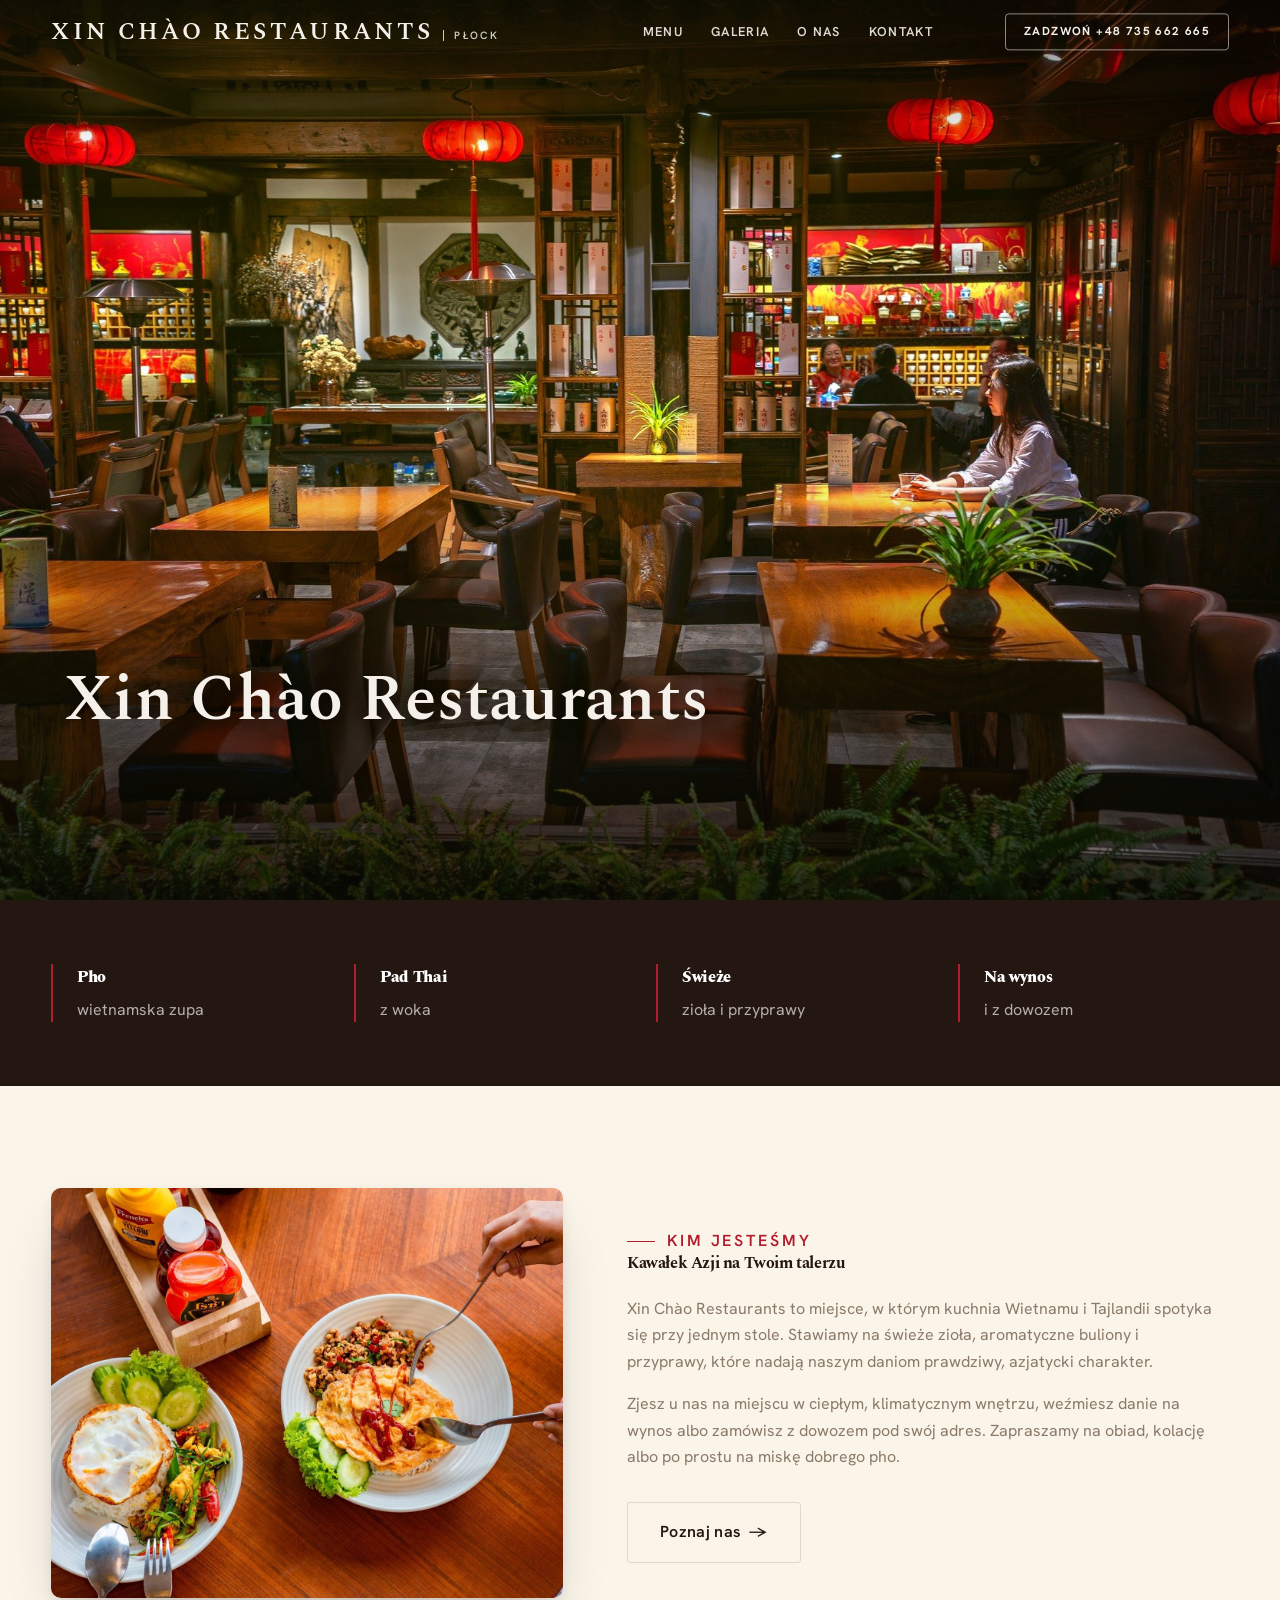
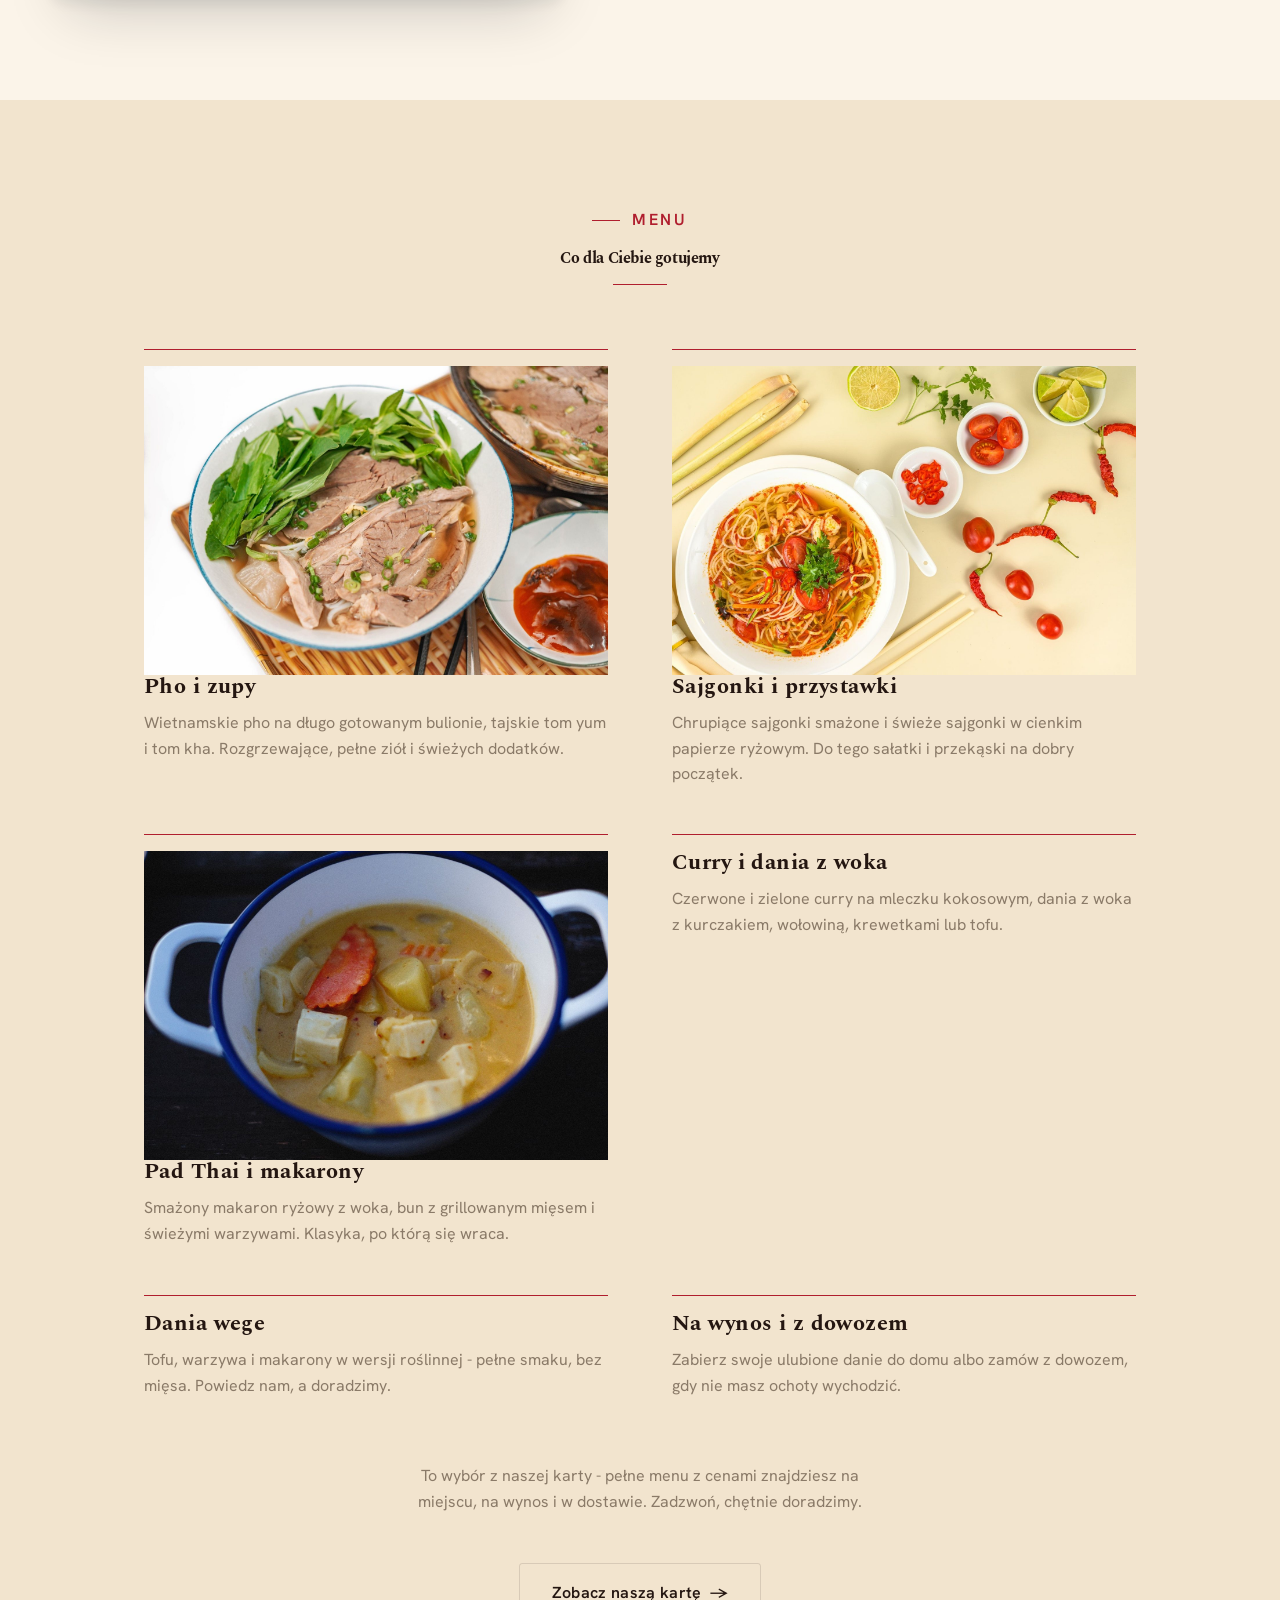
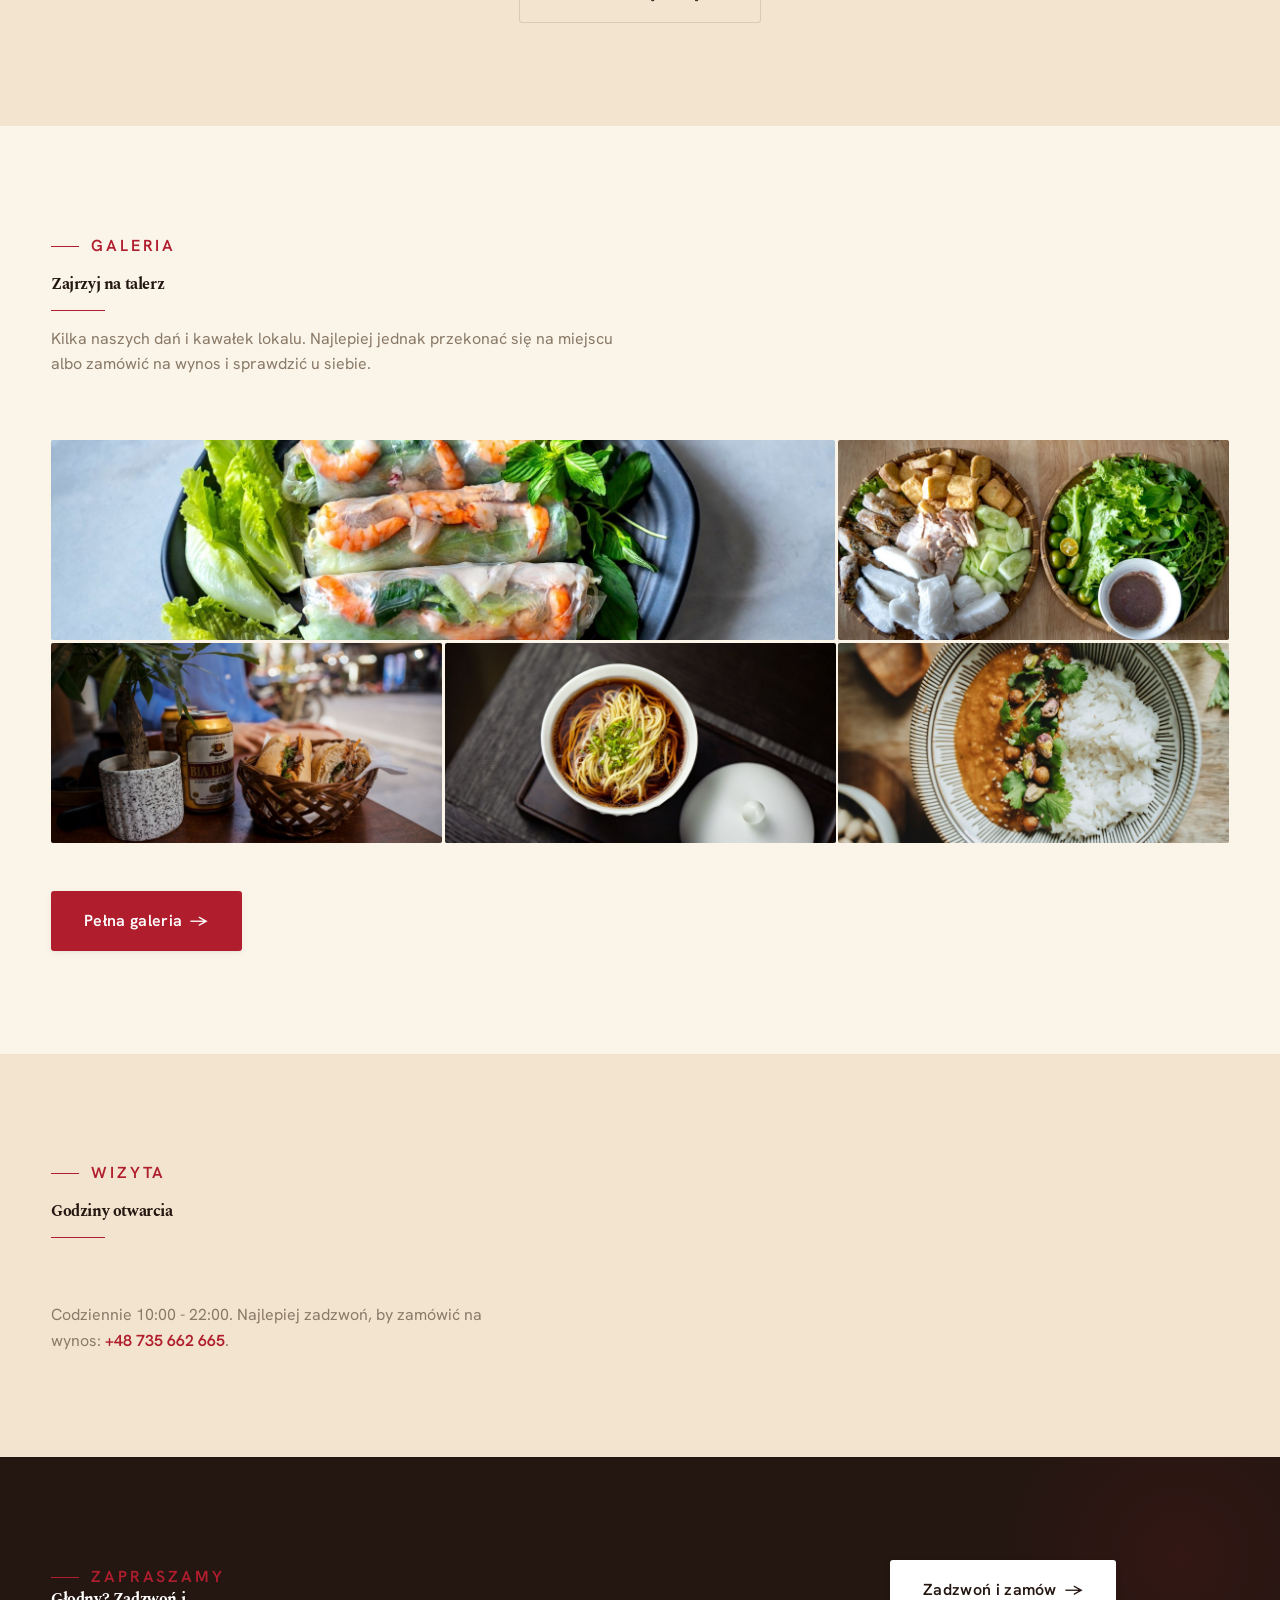
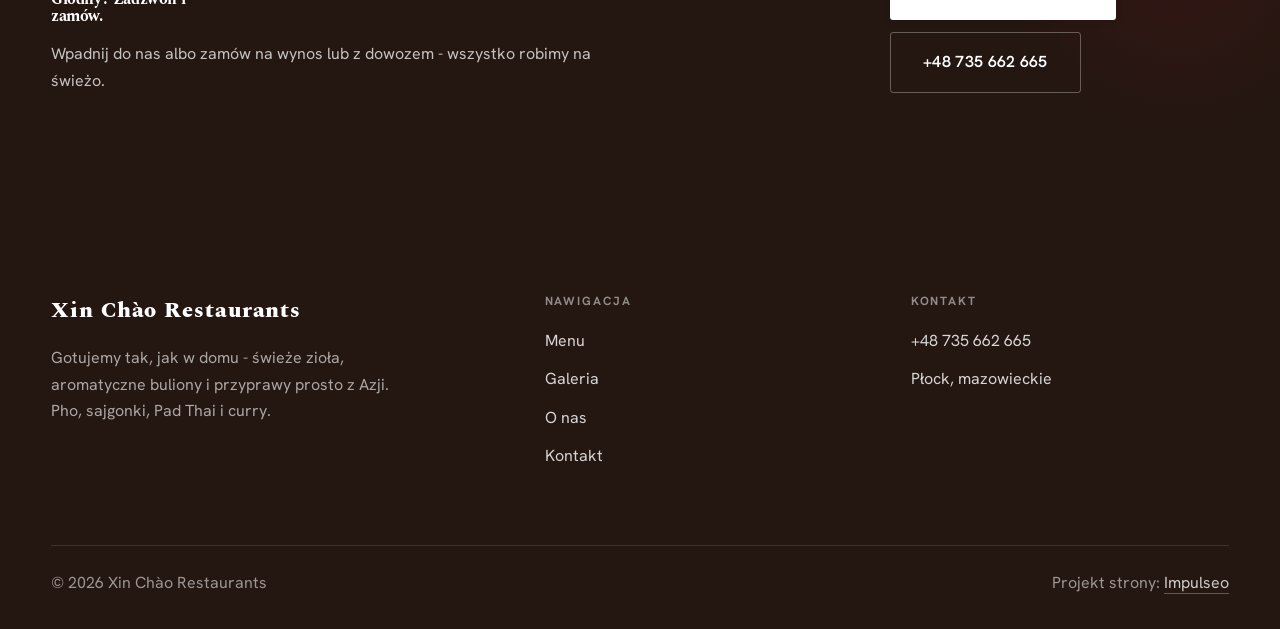
<file: index.html>
<!DOCTYPE html>
<html lang="pl">
<head>
<meta charset="UTF-8">
<meta name="viewport" content="width=device-width, initial-scale=1.0">
<title>Xin Chào Restaurants - Kuchnia wietnamska i tajska · Płock</title>
<meta name="description" content="Xin Chào Restaurants - autentyczna kuchnia Wietnamu i Tajlandii, Płock. Pho, sajgonki, Pad Thai, aromatyczne curry i makarony. Na miejscu, na wynos i z dowozem.">
<link rel="preconnect" href="https://fonts.googleapis.com">
<link rel="preconnect" href="https://fonts.gstatic.com" crossorigin>
<link href="https://fonts.googleapis.com/css2?family=Spectral:wght@500;600;700&family=Hanken+Grotesk:wght@400;500;600&display=swap" rel="stylesheet">
<link rel="stylesheet" href="assets/styles.css">
</head>
<body>

<header class="nav">
  <div class="wrap nav-inner">
    <a class="brand" href="index.html"><span class="name">Xin Chào Restaurants</span><span class="sub">Płock</span></a>
    <nav class="nav-links">
      <a href="oferta.html">Menu</a>
      <a href="realizacje.html">Galeria</a>
      <a href="o-nas.html">O nas</a>
      <a href="kontakt.html">Kontakt</a>
      <a href="tel:+48735662665" class="btn btn-accent">Zadzwoń +48 735 662 665</a>
    </nav>
    <button class="nav-toggle" aria-label="Menu"><span></span><span></span><span></span></button>
  </div>
</header>

<section class="hero-gastro">
  <img class="hg-bg" src="img/hero.jpg" alt="Xin Chào Restaurants">
  <div class="hg-veil"></div>
  <p class="hg-tagline">Xin Chào Restaurants</p>
</section>
<section class="strip" style="padding-block:0">
  <div class="wrap">
    <div class="item reveal"><div class="k">Pho</div><div class="v">wietnamska zupa</div></div>
    <div class="item reveal"><div class="k">Pad Thai</div><div class="v">z woka</div></div>
    <div class="item reveal"><div class="k">Świeże</div><div class="v">zioła i przyprawy</div></div>
    <div class="item reveal"><div class="k">Na wynos</div><div class="v">i z dowozem</div></div>
  </div>
</section>
<section>
  <div class="wrap split">
    <div class="split-art reveal"><img src="img/g5.jpg" alt="Xin Chào Restaurants - nasz lokal" loading="lazy"></div>
    <div class="split-copy reveal">
      <span class="eyebrow">Kim jesteśmy</span>
      <h2>Kawałek Azji na Twoim talerzu</h2>
      <p class="muted">Xin Chào Restaurants to miejsce, w którym kuchnia Wietnamu i Tajlandii spotyka się przy jednym stole. Stawiamy na świeże zioła, aromatyczne buliony i przyprawy, które nadają naszym daniom prawdziwy, azjatycki charakter.</p>
      <p class="muted">Zjesz u nas na miejscu w ciepłym, klimatycznym wnętrzu, weźmiesz danie na wynos albo zamówisz z dowozem pod swój adres. Zapraszamy na obiad, kolację albo po prostu na miskę dobrego pho.</p>
      <a href="o-nas.html" class="btn btn-ghost">Poznaj nas <span class="arr">→</span></a>
    </div>
  </div>
</section>
<section id="menu" class="menu-sec">
  <div class="wrap">
    <div class="head center reveal">
      <span class="eyebrow">Menu</span>
      <h2>Co dla Ciebie gotujemy</h2>
    </div>
    <div class="menu-cats has-prev">
      <div class="menu-cat reveal"><img class="mc-prev" src="img/g1.jpg" alt="" loading="lazy"><h3>Pho i zupy</h3><p>Wietnamskie pho na długo gotowanym bulionie, tajskie tom yum i tom kha. Rozgrzewające, pełne ziół i świeżych dodatków.</p></div>
      <div class="menu-cat reveal"><img class="mc-prev" src="img/g3.jpg" alt="" loading="lazy"><h3>Sajgonki i przystawki</h3><p>Chrupiące sajgonki smażone i świeże sajgonki w cienkim papierze ryżowym. Do tego sałatki i przekąski na dobry początek.</p></div>
      <div class="menu-cat reveal"><img class="mc-prev" src="img/g4.jpg" alt="" loading="lazy"><h3>Pad Thai i makarony</h3><p>Smażony makaron ryżowy z woka, bun z grillowanym mięsem i świeżymi warzywami. Klasyka, po którą się wraca.</p></div>
      <div class="menu-cat reveal"><h3>Curry i dania z woka</h3><p>Czerwone i zielone curry na mleczku kokosowym, dania z woka z kurczakiem, wołowiną, krewetkami lub tofu.</p></div>
      <div class="menu-cat reveal"><h3>Dania wege</h3><p>Tofu, warzywa i makarony w wersji roślinnej - pełne smaku, bez mięsa. Powiedz nam, a doradzimy.</p></div>
      <div class="menu-cat reveal"><h3>Na wynos i z dowozem</h3><p>Zabierz swoje ulubione danie do domu albo zamów z dowozem, gdy nie masz ochoty wychodzić.</p></div>
    </div>
    <p class="menu-note">To wybór z naszej karty - pełne menu z cenami znajdziesz na miejscu, na wynos i w dostawie. Zadzwoń, chętnie doradzimy.</p>
    <div style="text-align:center;margin-top:var(--space-7)" class="reveal"><a href="oferta.html" class="btn btn-ghost">Zobacz naszą kartę <span class="arr">→</span></a></div>
  </div>
</section>
<section>
  <div class="wrap">
    <div class="head reveal">
      <span class="eyebrow">Galeria</span>
      <h2>Zajrzyj na talerz</h2>
      <p>Kilka naszych dań i kawałek lokalu. Najlepiej jednak przekonać się na miejscu albo zamówić na wynos i sprawdzić u siebie.</p>
    </div>
    <div class="gallery">
      <div class="tile t-two3 reveal"><img src="img/g2.jpg" alt="Świeże sajgonki" loading="lazy"><div class="cap">Świeże sajgonki</div></div>
      <div class="tile t-third reveal"><img src="img/g6.jpg" alt="Bun z grillowanym mięsem" loading="lazy"><div class="cap">Bun z grillowanym mięsem</div></div>
      <div class="tile t-third reveal"><img src="img/g7.jpg" alt="Xin Chào Restaurants" loading="lazy"></div>
      <div class="tile t-third reveal"><img src="img/g8.jpg" alt="Xin Chào Restaurants" loading="lazy"></div>
      <div class="tile t-third reveal"><img src="img/g9.jpg" alt="Xin Chào Restaurants" loading="lazy"></div>
    </div>
    <div style="margin-top:var(--space-7)" class="reveal"><a href="realizacje.html" class="btn btn-accent">Pełna galeria <span class="arr">→</span></a></div>
  </div>
</section>
<section class="trust">
  <div class="wrap">
    <div class="head reveal">
      <span class="eyebrow">Wizyta</span>
      <h2>Godziny otwarcia</h2>
    </div>
    <p class="reveal" style="color:var(--muted);max-width:48ch">Codziennie 10:00 - 22:00. Najlepiej zadzwoń, by zamówić na wynos: <a href="tel:+48735662665" style="color:var(--accent);font-weight:600">+48 735 662 665</a>.</p>
  </div>
</section>
<section class="cta">
  <div class="wrap">
    <div class="reveal">
      <span class="eyebrow">Zapraszamy</span>
      <h2>Głodny? Zadzwoń i zamów.</h2>
      <p>Wpadnij do nas albo zamów na wynos lub z dowozem - wszystko robimy na świeżo.</p>
    </div>
    <div class="cta-actions reveal">
      <a href="kontakt.html" class="btn btn-light">Zadzwoń i zamów <span class="arr">→</span></a>
      <a href="tel:+48735662665" class="btn btn-ghost" style="color:#fff;border-color:rgba(255,255,255,.3)">+48 735 662 665</a>
    </div>
  </div>
</section>

<footer>
  <div class="wrap">
    <div class="foot-grid">
      <div class="foot-brand">
        <div class="name">Xin Chào Restaurants</div>
        <p>Gotujemy tak, jak w domu - świeże zioła, aromatyczne buliony i przyprawy prosto z Azji. Pho, sajgonki, Pad Thai i curry.</p>
      </div>
      <div class="foot-col">
        <h4>Nawigacja</h4>
        <a href="oferta.html">Menu</a>
        <a href="realizacje.html">Galeria</a>
        <a href="o-nas.html">O nas</a>
        <a href="kontakt.html">Kontakt</a>
      </div>
      <div class="foot-col">
        <h4>Kontakt</h4>
        <a href="tel:+48735662665">+48 735 662 665</a>
        <p>Płock, mazowieckie</p>
      </div>
    </div>
    <div class="foot-bot">
      <span>© 2026 Xin Chào Restaurants</span>
      <span>Projekt strony: <a class="foot-credit" href="https://impulseo.pl" target="_blank" rel="noopener">Impulseo</a></span>
    </div>
  </div>
</footer>
<div class="sticky-reserve"><a class="sr-book" href="kontakt.html">Zadzwoń i zamów</a><a class="sr-call" href="tel:+48735662665" aria-label="Zadzwoń"><svg class="ico-tel" width="16" height="16" viewBox="0 0 24 24" fill="none" aria-hidden="true"><path d="M6.6 10.8a15.5 15.5 0 0 0 6.6 6.6l2.2-2.2a1 1 0 0 1 1-.24 11.4 11.4 0 0 0 3.6.58 1 1 0 0 1 1 1V20a1 1 0 0 1-1 1A17 17 0 0 1 3 4a1 1 0 0 1 1-1h3.5a1 1 0 0 1 1 1c0 1.25.2 2.46.58 3.6a1 1 0 0 1-.25 1l-2.23 2.2Z" fill="currentColor"/></svg></a></div>

<script src="assets/main.js"></script>
</body>
</html>
</file>
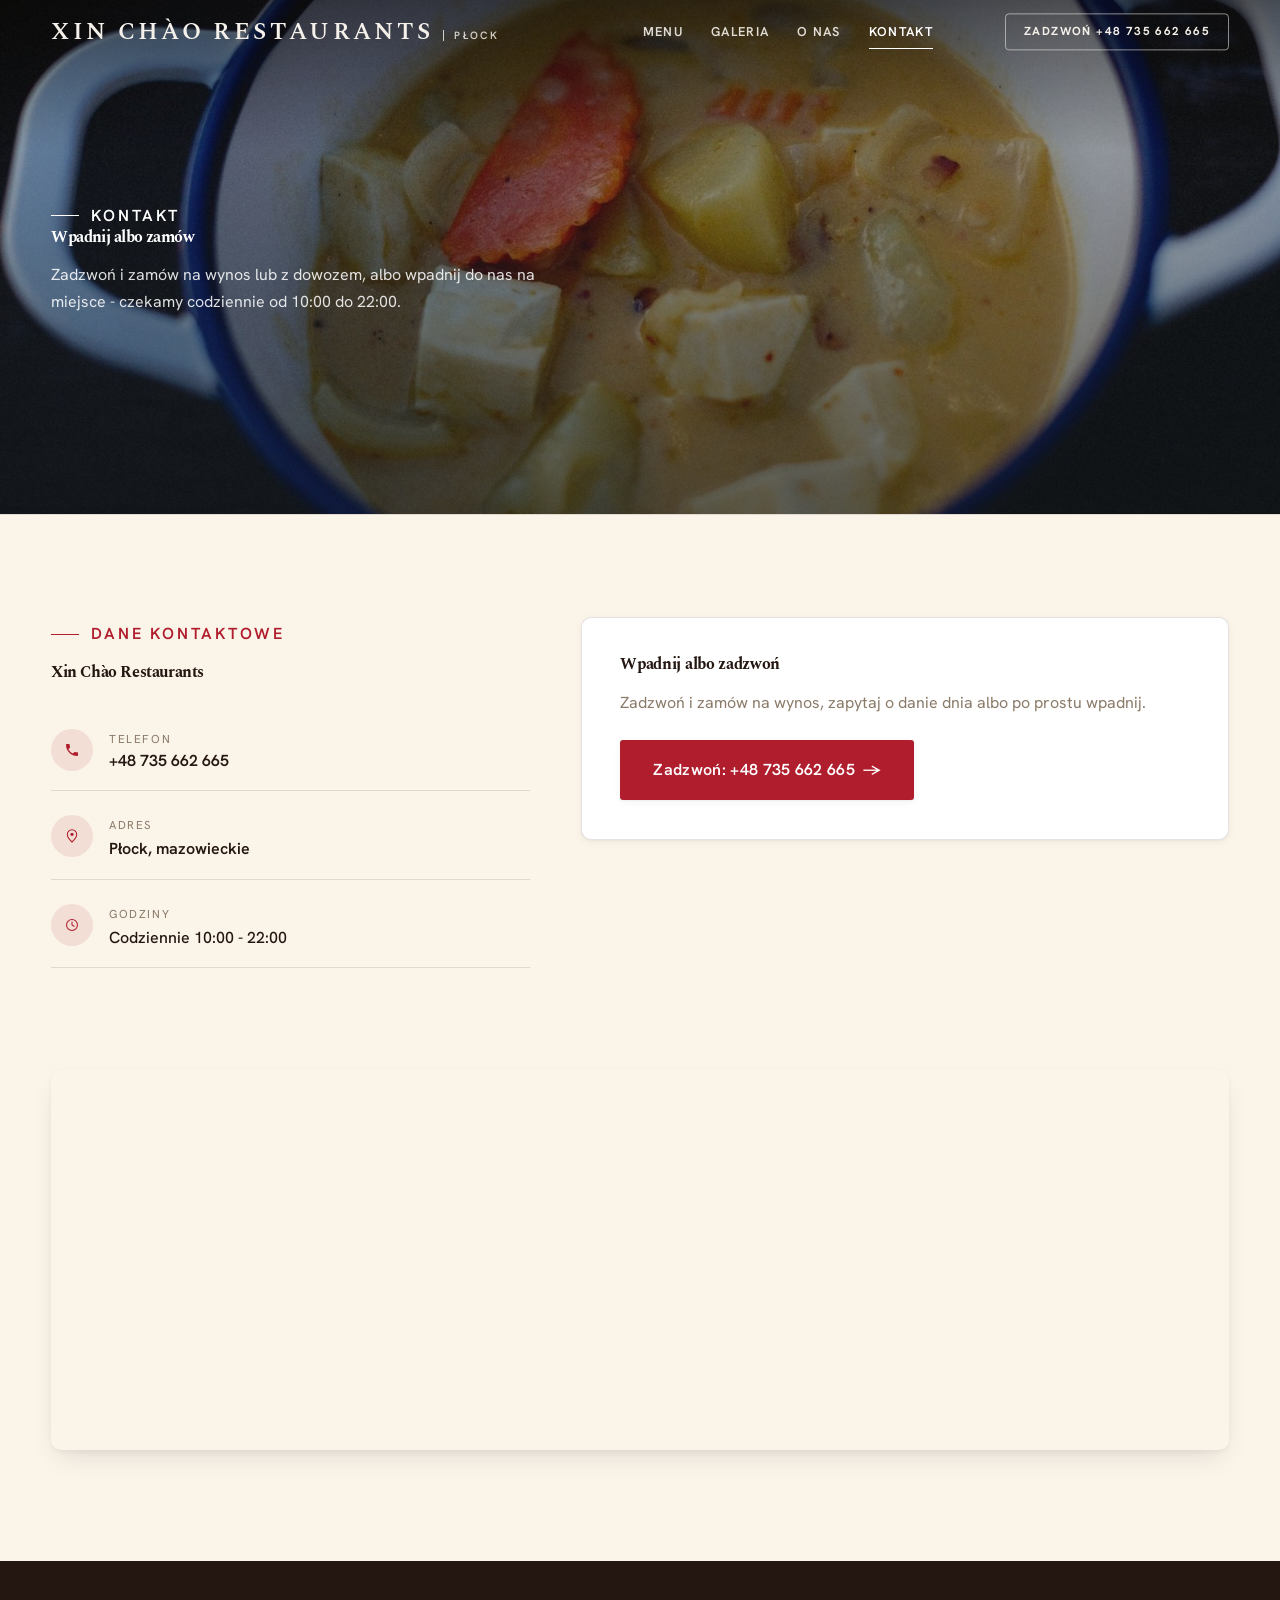
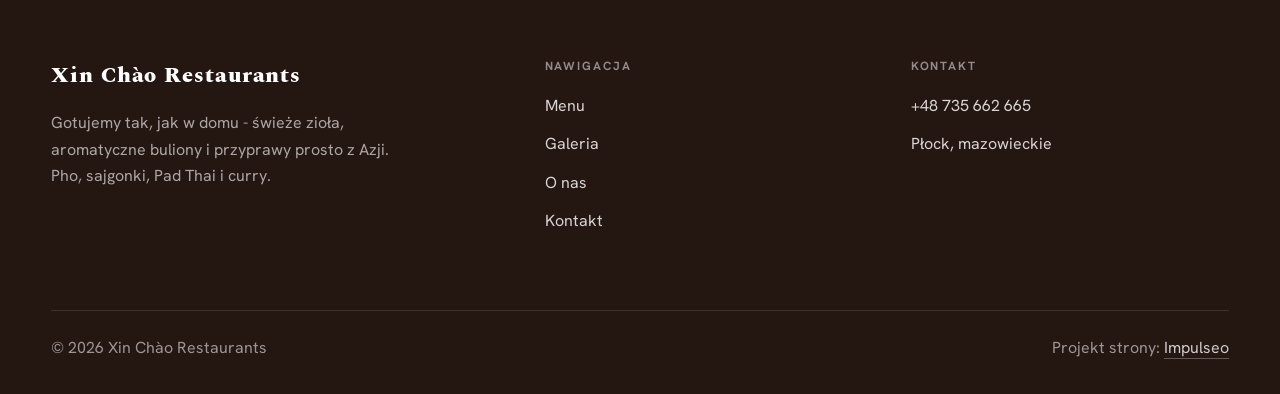
<file: kontakt.html>
<!DOCTYPE html>
<html lang="pl">
<head>
<meta charset="UTF-8">
<meta name="viewport" content="width=device-width, initial-scale=1.0">
<title>Kontakt - Xin Chào Restaurants</title>
<meta name="description" content="Kontakt Xin Chào Restaurants - Płock, mazowieckie">
<link rel="preconnect" href="https://fonts.googleapis.com">
<link rel="preconnect" href="https://fonts.gstatic.com" crossorigin>
<link href="https://fonts.googleapis.com/css2?family=Spectral:wght@500;600;700&family=Hanken+Grotesk:wght@400;500;600&display=swap" rel="stylesheet">
<link rel="stylesheet" href="assets/styles.css">
</head>
<body>

<header class="nav">
  <div class="wrap nav-inner">
    <a class="brand" href="index.html"><span class="name">Xin Chào Restaurants</span><span class="sub">Płock</span></a>
    <nav class="nav-links">
      <a href="oferta.html">Menu</a>
      <a href="realizacje.html">Galeria</a>
      <a href="o-nas.html">O nas</a>
      <a href="kontakt.html" class="active">Kontakt</a>
      <a href="tel:+48735662665" class="btn btn-accent">Zadzwoń +48 735 662 665</a>
    </nav>
    <button class="nav-toggle" aria-label="Menu"><span></span><span></span><span></span></button>
  </div>
</header>

<section class="pagehead">
  <img src="img/g4.jpg" alt="Xin Chào Restaurants - Wpadnij albo zamów">
  <div class="wrap">
    <span class="eyebrow">Kontakt</span>
    <h1>Wpadnij albo zamów</h1>
    <p>Zadzwoń i zamów na wynos lub z dowozem, albo wpadnij do nas na miejsce - czekamy codziennie od 10:00 do 22:00.</p>
  </div>
</section>
<section>
  <div class="wrap contact-grid">
    <div class="reveal">
      <span class="eyebrow">Dane kontaktowe</span>
      <h2 style="margin:var(--space-4) 0 var(--space-6)">Xin Chào Restaurants</h2>
      <div class="info-list">
        <div class="info-row"><div class="ic"><svg class="ico-tel" width="16" height="16" viewBox="0 0 24 24" fill="none" aria-hidden="true"><path d="M6.6 10.8a15.5 15.5 0 0 0 6.6 6.6l2.2-2.2a1 1 0 0 1 1-.24 11.4 11.4 0 0 0 3.6.58 1 1 0 0 1 1 1V20a1 1 0 0 1-1 1A17 17 0 0 1 3 4a1 1 0 0 1 1-1h3.5a1 1 0 0 1 1 1c0 1.25.2 2.46.58 3.6a1 1 0 0 1-.25 1l-2.23 2.2Z" fill="currentColor"/></svg></div><div><div class="lbl">Telefon</div><a class="val" href="tel:+48735662665">+48 735 662 665</a></div></div>
        <div class="info-row"><div class="ic"><svg class="ico-pin" width="16" height="16" viewBox="0 0 24 24" fill="none" aria-hidden="true"><path d="M12 21s7-6.1 7-11.5A7 7 0 0 0 5 9.5C5 14.9 12 21 12 21Z" stroke="currentColor" stroke-width="1.6" fill="none"/><circle cx="12" cy="9.5" r="2.4" fill="currentColor"/></svg></div><div><div class="lbl">Adres</div><div class="val">Płock, mazowieckie</div></div></div>
        <div class="info-row"><div class="ic"><svg class="ico-clock" width="16" height="16" viewBox="0 0 24 24" fill="none" aria-hidden="true"><circle cx="12" cy="12" r="8.2" stroke="currentColor" stroke-width="1.6"/><path d="M12 7.5V12l3.2 1.9" stroke="currentColor" stroke-width="1.6" stroke-linecap="round"/></svg></div><div><div class="lbl">Godziny</div><div class="val" style="font-weight:500">Codziennie 10:00 - 22:00</div></div></div>
      </div>
    </div>
    <div class="reveal">
      <div class="form">
        <h3 style="margin-bottom:var(--space-4)">Wpadnij albo zadzwoń</h3>
        <p class="muted" style="margin-bottom:var(--space-5)">Zadzwoń i zamów na wynos, zapytaj o danie dnia albo po prostu wpadnij.</p>
        <a href="tel:+48735662665" class="btn btn-accent" style="justify-content:center">Zadzwoń: +48 735 662 665 <span class="arr">→</span></a>
      </div>
    </div>
  </div>
</section>
<section style="padding-top:0">
  <div class="wrap reveal">
    <iframe class="map" title="Xin Chào Restaurants - Płock" src="https://maps.google.com/maps?q=Xin%20Ch%C3%A0o%20Restaurants%20P%C5%82ock&z=15&output=embed" loading="lazy" referrerpolicy="no-referrer-when-downgrade"></iframe>
  </div>
</section>

<footer>
  <div class="wrap">
    <div class="foot-grid">
      <div class="foot-brand">
        <div class="name">Xin Chào Restaurants</div>
        <p>Gotujemy tak, jak w domu - świeże zioła, aromatyczne buliony i przyprawy prosto z Azji. Pho, sajgonki, Pad Thai i curry.</p>
      </div>
      <div class="foot-col">
        <h4>Nawigacja</h4>
        <a href="oferta.html">Menu</a>
        <a href="realizacje.html">Galeria</a>
        <a href="o-nas.html">O nas</a>
        <a href="kontakt.html">Kontakt</a>
      </div>
      <div class="foot-col">
        <h4>Kontakt</h4>
        <a href="tel:+48735662665">+48 735 662 665</a>
        <p>Płock, mazowieckie</p>
      </div>
    </div>
    <div class="foot-bot">
      <span>© 2026 Xin Chào Restaurants</span>
      <span>Projekt strony: <a class="foot-credit" href="https://impulseo.pl" target="_blank" rel="noopener">Impulseo</a></span>
    </div>
  </div>
</footer>
<div class="sticky-reserve"><a class="sr-book" href="kontakt.html">Zadzwoń i zamów</a><a class="sr-call" href="tel:+48735662665" aria-label="Zadzwoń"><svg class="ico-tel" width="16" height="16" viewBox="0 0 24 24" fill="none" aria-hidden="true"><path d="M6.6 10.8a15.5 15.5 0 0 0 6.6 6.6l2.2-2.2a1 1 0 0 1 1-.24 11.4 11.4 0 0 0 3.6.58 1 1 0 0 1 1 1V20a1 1 0 0 1-1 1A17 17 0 0 1 3 4a1 1 0 0 1 1-1h3.5a1 1 0 0 1 1 1c0 1.25.2 2.46.58 3.6a1 1 0 0 1-.25 1l-2.23 2.2Z" fill="currentColor"/></svg></a></div>

<script src="assets/main.js"></script>
</body>
</html>
</file>
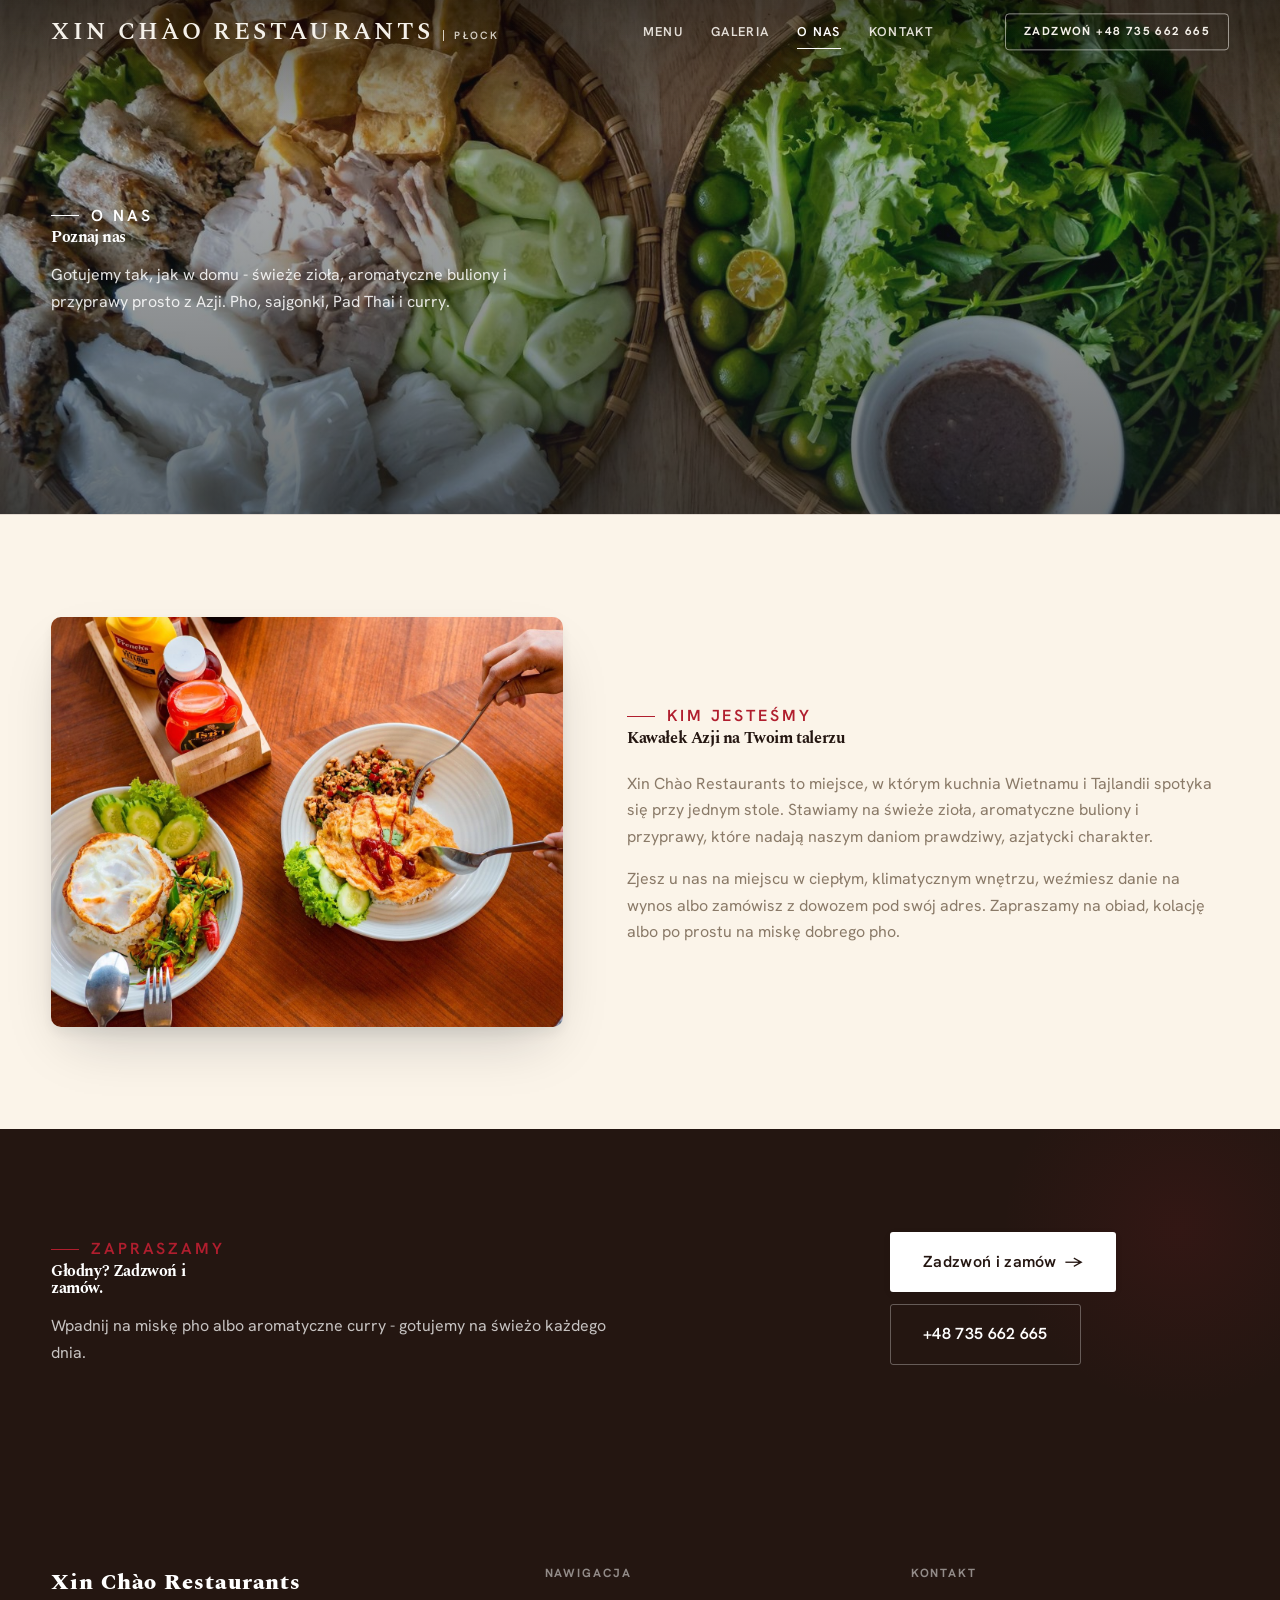
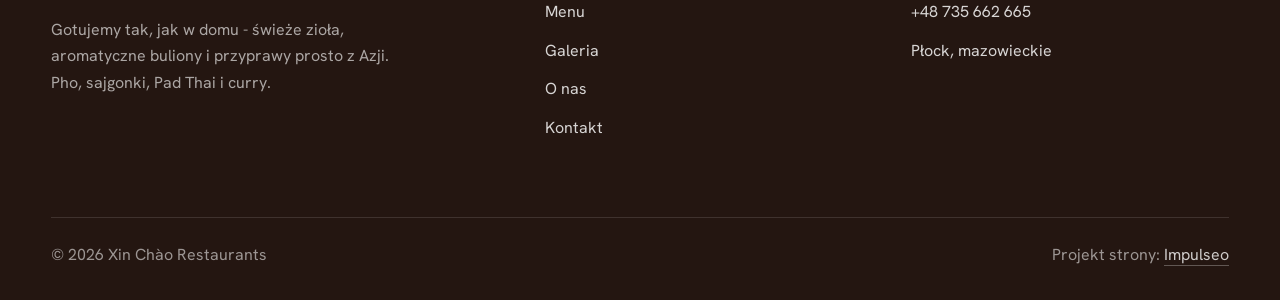
<file: o-nas.html>
<!DOCTYPE html>
<html lang="pl">
<head>
<meta charset="UTF-8">
<meta name="viewport" content="width=device-width, initial-scale=1.0">
<title>O nas - Xin Chào Restaurants</title>
<meta name="description" content="Xin Chào Restaurants - autentyczna kuchnia Wietnamu i Tajlandii, Płock. Pho, sajgonki, Pad Thai, aromatyczne curry i makarony. Na miejscu, na wynos i z dowozem.">
<link rel="preconnect" href="https://fonts.googleapis.com">
<link rel="preconnect" href="https://fonts.gstatic.com" crossorigin>
<link href="https://fonts.googleapis.com/css2?family=Spectral:wght@500;600;700&family=Hanken+Grotesk:wght@400;500;600&display=swap" rel="stylesheet">
<link rel="stylesheet" href="assets/styles.css">
</head>
<body>

<header class="nav">
  <div class="wrap nav-inner">
    <a class="brand" href="index.html"><span class="name">Xin Chào Restaurants</span><span class="sub">Płock</span></a>
    <nav class="nav-links">
      <a href="oferta.html">Menu</a>
      <a href="realizacje.html">Galeria</a>
      <a href="o-nas.html" class="active">O nas</a>
      <a href="kontakt.html">Kontakt</a>
      <a href="tel:+48735662665" class="btn btn-accent">Zadzwoń +48 735 662 665</a>
    </nav>
    <button class="nav-toggle" aria-label="Menu"><span></span><span></span><span></span></button>
  </div>
</header>

<section class="pagehead">
  <img src="img/g6.jpg" alt="Xin Chào Restaurants - Poznaj nas">
  <div class="wrap">
    <span class="eyebrow">O nas</span>
    <h1>Poznaj nas</h1>
    <p>Gotujemy tak, jak w domu - świeże zioła, aromatyczne buliony i przyprawy prosto z Azji. Pho, sajgonki, Pad Thai i curry.</p>
  </div>
</section>
<section>
  <div class="wrap split">
    <div class="split-art reveal"><img src="img/g5.jpg" alt="Xin Chào Restaurants" loading="lazy"></div>
    <div class="split-copy reveal">
      <span class="eyebrow">Kim jesteśmy</span>
      <h2>Kawałek Azji na Twoim talerzu</h2>
      <p class="muted">Xin Chào Restaurants to miejsce, w którym kuchnia Wietnamu i Tajlandii spotyka się przy jednym stole. Stawiamy na świeże zioła, aromatyczne buliony i przyprawy, które nadają naszym daniom prawdziwy, azjatycki charakter.</p>
      <p class="muted">Zjesz u nas na miejscu w ciepłym, klimatycznym wnętrzu, weźmiesz danie na wynos albo zamówisz z dowozem pod swój adres. Zapraszamy na obiad, kolację albo po prostu na miskę dobrego pho.</p>
    </div>
  </div>
</section>


<section class="cta">
  <div class="wrap">
    <div class="reveal">
      <span class="eyebrow">Zapraszamy</span>
      <h2>Głodny? Zadzwoń i zamów.</h2>
      <p>Wpadnij na miskę pho albo aromatyczne curry - gotujemy na świeżo każdego dnia.</p>
    </div>
    <div class="cta-actions reveal">
      <a href="kontakt.html" class="btn btn-light">Zadzwoń i zamów <span class="arr">→</span></a>
      <a href="tel:+48735662665" class="btn btn-ghost" style="color:#fff;border-color:rgba(255,255,255,.3)">+48 735 662 665</a>
    </div>
  </div>
</section>

<footer>
  <div class="wrap">
    <div class="foot-grid">
      <div class="foot-brand">
        <div class="name">Xin Chào Restaurants</div>
        <p>Gotujemy tak, jak w domu - świeże zioła, aromatyczne buliony i przyprawy prosto z Azji. Pho, sajgonki, Pad Thai i curry.</p>
      </div>
      <div class="foot-col">
        <h4>Nawigacja</h4>
        <a href="oferta.html">Menu</a>
        <a href="realizacje.html">Galeria</a>
        <a href="o-nas.html">O nas</a>
        <a href="kontakt.html">Kontakt</a>
      </div>
      <div class="foot-col">
        <h4>Kontakt</h4>
        <a href="tel:+48735662665">+48 735 662 665</a>
        <p>Płock, mazowieckie</p>
      </div>
    </div>
    <div class="foot-bot">
      <span>© 2026 Xin Chào Restaurants</span>
      <span>Projekt strony: <a class="foot-credit" href="https://impulseo.pl" target="_blank" rel="noopener">Impulseo</a></span>
    </div>
  </div>
</footer>
<div class="sticky-reserve"><a class="sr-book" href="kontakt.html">Zadzwoń i zamów</a><a class="sr-call" href="tel:+48735662665" aria-label="Zadzwoń"><svg class="ico-tel" width="16" height="16" viewBox="0 0 24 24" fill="none" aria-hidden="true"><path d="M6.6 10.8a15.5 15.5 0 0 0 6.6 6.6l2.2-2.2a1 1 0 0 1 1-.24 11.4 11.4 0 0 0 3.6.58 1 1 0 0 1 1 1V20a1 1 0 0 1-1 1A17 17 0 0 1 3 4a1 1 0 0 1 1-1h3.5a1 1 0 0 1 1 1c0 1.25.2 2.46.58 3.6a1 1 0 0 1-.25 1l-2.23 2.2Z" fill="currentColor"/></svg></a></div>

<script src="assets/main.js"></script>
</body>
</html>
</file>
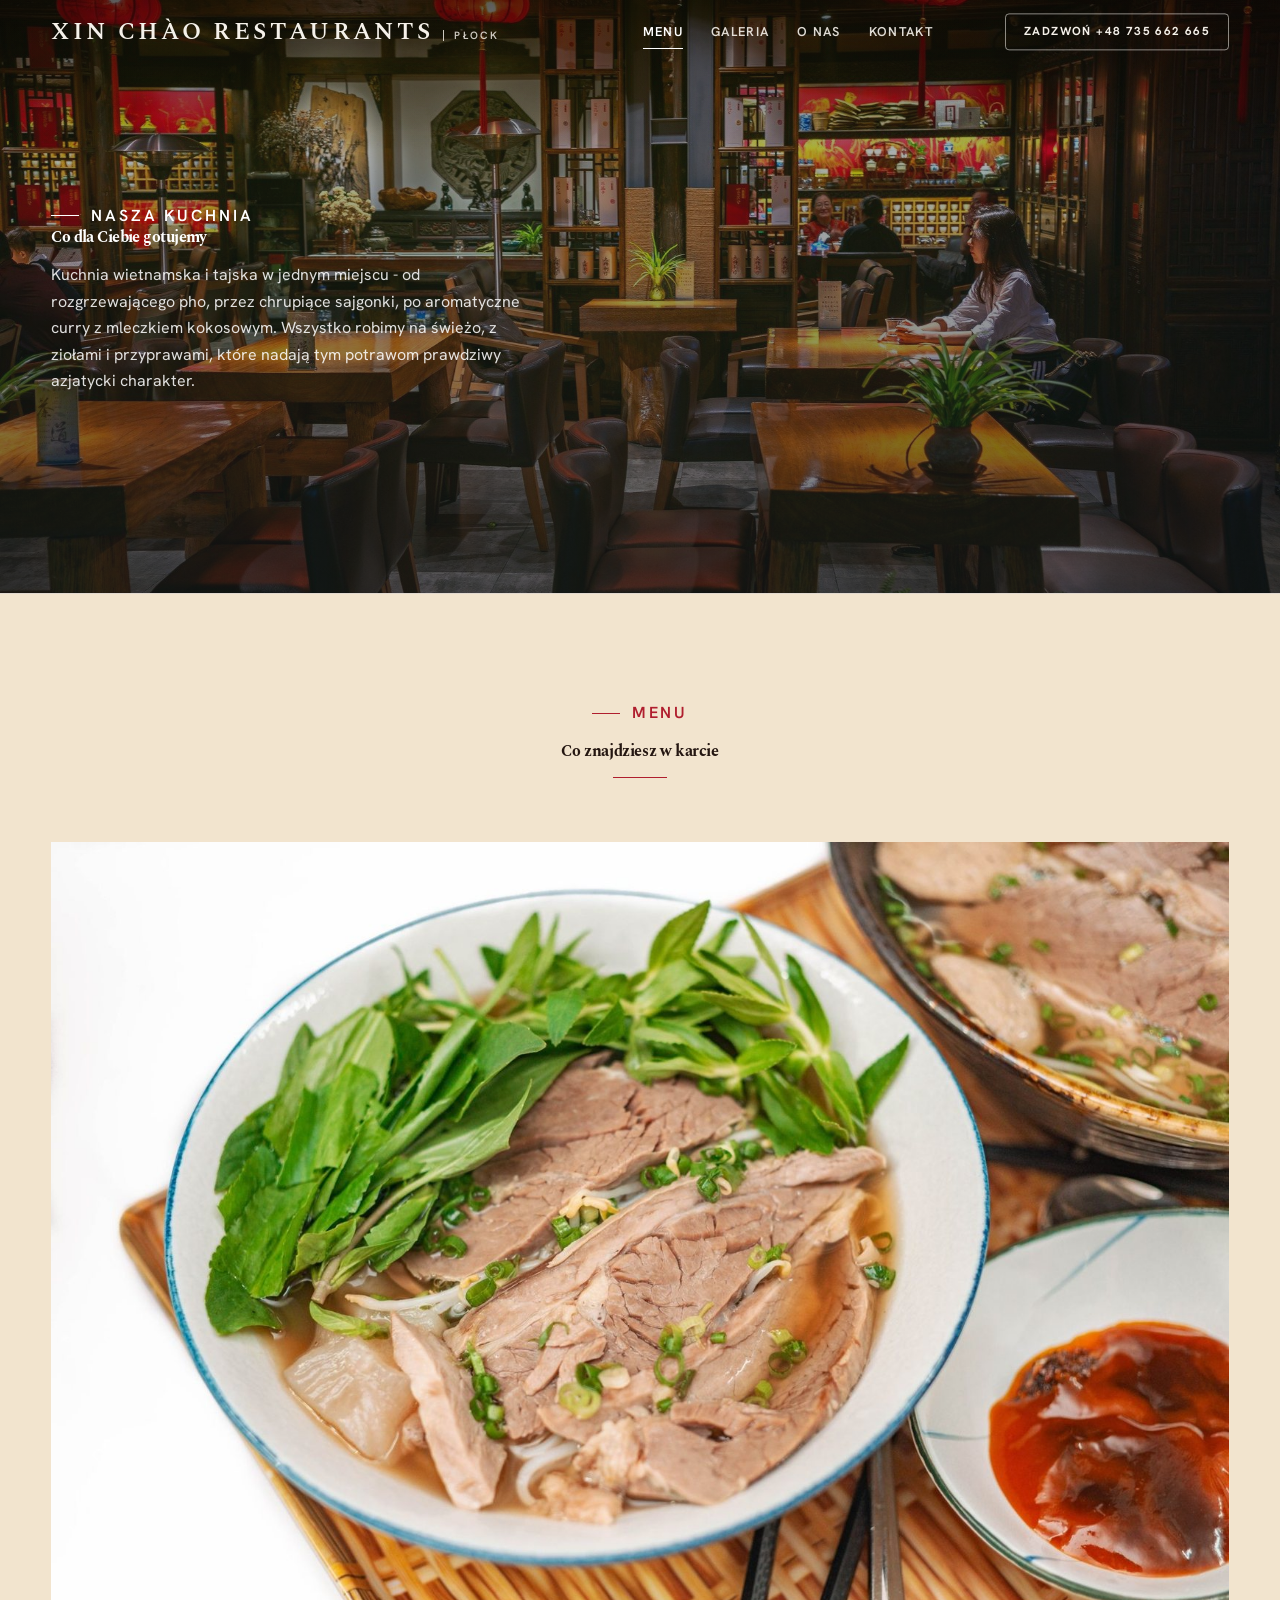
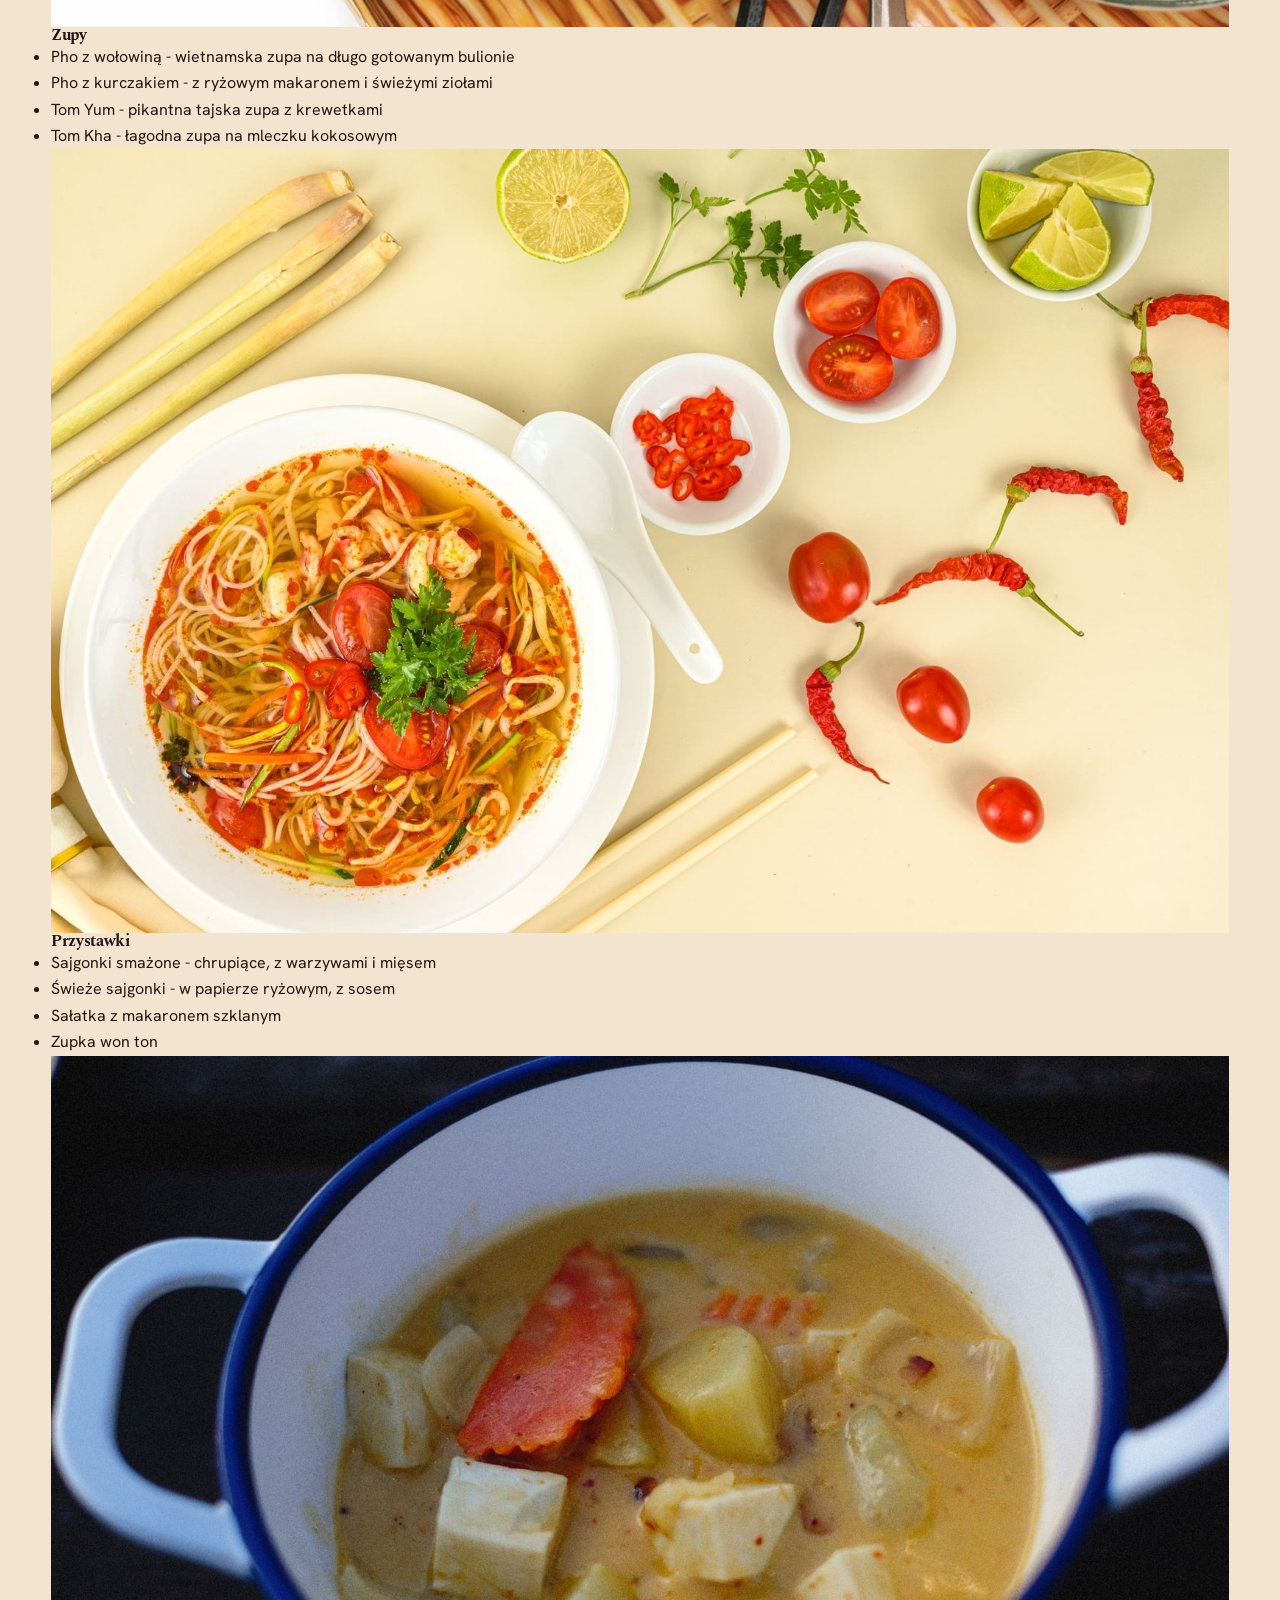
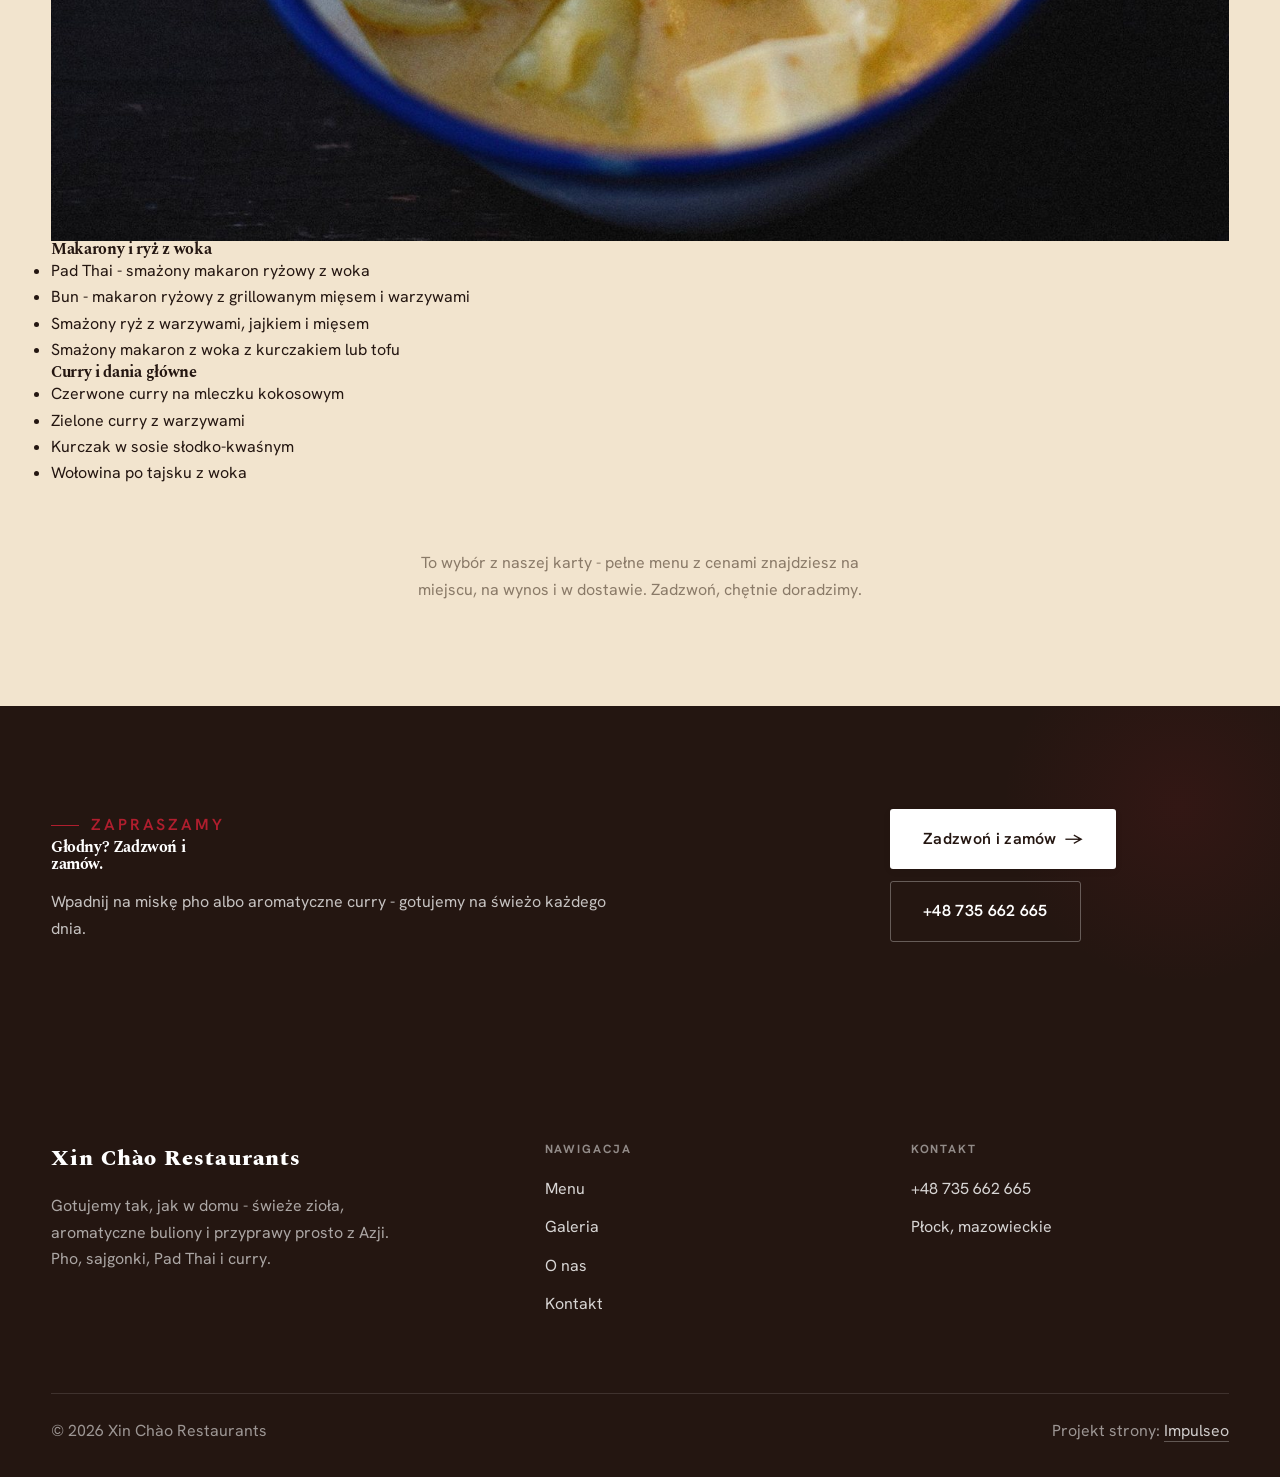
<file: oferta.html>
<!DOCTYPE html>
<html lang="pl">
<head>
<meta charset="UTF-8">
<meta name="viewport" content="width=device-width, initial-scale=1.0">
<title>Nasza kuchnia - Xin Chào Restaurants</title>
<meta name="description" content="Xin Chào Restaurants - autentyczna kuchnia Wietnamu i Tajlandii, Płock. Pho, sajgonki, Pad Thai, aromatyczne curry i makarony. Na miejscu, na wynos i z dowozem.">
<link rel="preconnect" href="https://fonts.googleapis.com">
<link rel="preconnect" href="https://fonts.gstatic.com" crossorigin>
<link href="https://fonts.googleapis.com/css2?family=Spectral:wght@500;600;700&family=Hanken+Grotesk:wght@400;500;600&display=swap" rel="stylesheet">
<link rel="stylesheet" href="assets/styles.css">
</head>
<body>

<header class="nav">
  <div class="wrap nav-inner">
    <a class="brand" href="index.html"><span class="name">Xin Chào Restaurants</span><span class="sub">Płock</span></a>
    <nav class="nav-links">
      <a href="oferta.html" class="active">Menu</a>
      <a href="realizacje.html">Galeria</a>
      <a href="o-nas.html">O nas</a>
      <a href="kontakt.html">Kontakt</a>
      <a href="tel:+48735662665" class="btn btn-accent">Zadzwoń +48 735 662 665</a>
    </nav>
    <button class="nav-toggle" aria-label="Menu"><span></span><span></span><span></span></button>
  </div>
</header>

<section class="pagehead">
  <img src="img/hero.jpg" alt="Xin Chào Restaurants - Co dla Ciebie gotujemy">
  <div class="wrap">
    <span class="eyebrow">Nasza kuchnia</span>
    <h1>Co dla Ciebie gotujemy</h1>
    <p>Kuchnia wietnamska i tajska w jednym miejscu - od rozgrzewającego pho, przez chrupiące sajgonki, po aromatyczne curry z mleczkiem kokosowym. Wszystko robimy na świeżo, z ziołami i przyprawami, które nadają tym potrawom prawdziwy azjatycki charakter.</p>
  </div>
</section>
<section class="menu-sec">
  <div class="wrap">
    <div class="head center reveal">
      <span class="eyebrow">Menu</span>
      <h2>Co znajdziesz w karcie</h2>
    </div>
    <div class="menu-full">
      <div class="mf-cat reveal"><img class="mf-thumb" src="img/g1.jpg" alt="Zupy" loading="lazy">
        <h3>Zupy</h3>
        <ul class="mf-list"><li>Pho z wołowiną - wietnamska zupa na długo gotowanym bulionie</li><li>Pho z kurczakiem - z ryżowym makaronem i świeżymi ziołami</li><li>Tom Yum - pikantna tajska zupa z krewetkami</li><li>Tom Kha - łagodna zupa na mleczku kokosowym</li></ul>
      </div>
      <div class="mf-cat reveal"><img class="mf-thumb" src="img/g3.jpg" alt="Przystawki" loading="lazy">
        <h3>Przystawki</h3>
        <ul class="mf-list"><li>Sajgonki smażone - chrupiące, z warzywami i mięsem</li><li>Świeże sajgonki - w papierze ryżowym, z sosem</li><li>Sałatka z makaronem szklanym</li><li>Zupka won ton</li></ul>
      </div>
      <div class="mf-cat reveal"><img class="mf-thumb" src="img/g4.jpg" alt="Makarony i ryż z woka" loading="lazy">
        <h3>Makarony i ryż z woka</h3>
        <ul class="mf-list"><li>Pad Thai - smażony makaron ryżowy z woka</li><li>Bun - makaron ryżowy z grillowanym mięsem i warzywami</li><li>Smażony ryż z warzywami, jajkiem i mięsem</li><li>Smażony makaron z woka z kurczakiem lub tofu</li></ul>
      </div>
      <div class="mf-cat reveal">
        <h3>Curry i dania główne</h3>
        <ul class="mf-list"><li>Czerwone curry na mleczku kokosowym</li><li>Zielone curry z warzywami</li><li>Kurczak w sosie słodko-kwaśnym</li><li>Wołowina po tajsku z woka</li></ul>
      </div>
    </div>
    <p class="menu-note">To wybór z naszej karty - pełne menu z cenami znajdziesz na miejscu, na wynos i w dostawie. Zadzwoń, chętnie doradzimy.</p>
  </div>
</section>
<section class="cta">
  <div class="wrap">
    <div class="reveal">
      <span class="eyebrow">Zapraszamy</span>
      <h2>Głodny? Zadzwoń i zamów.</h2>
      <p>Wpadnij na miskę pho albo aromatyczne curry - gotujemy na świeżo każdego dnia.</p>
    </div>
    <div class="cta-actions reveal">
      <a href="kontakt.html" class="btn btn-light">Zadzwoń i zamów <span class="arr">→</span></a>
      <a href="tel:+48735662665" class="btn btn-ghost" style="color:#fff;border-color:rgba(255,255,255,.3)">+48 735 662 665</a>
    </div>
  </div>
</section>

<footer>
  <div class="wrap">
    <div class="foot-grid">
      <div class="foot-brand">
        <div class="name">Xin Chào Restaurants</div>
        <p>Gotujemy tak, jak w domu - świeże zioła, aromatyczne buliony i przyprawy prosto z Azji. Pho, sajgonki, Pad Thai i curry.</p>
      </div>
      <div class="foot-col">
        <h4>Nawigacja</h4>
        <a href="oferta.html">Menu</a>
        <a href="realizacje.html">Galeria</a>
        <a href="o-nas.html">O nas</a>
        <a href="kontakt.html">Kontakt</a>
      </div>
      <div class="foot-col">
        <h4>Kontakt</h4>
        <a href="tel:+48735662665">+48 735 662 665</a>
        <p>Płock, mazowieckie</p>
      </div>
    </div>
    <div class="foot-bot">
      <span>© 2026 Xin Chào Restaurants</span>
      <span>Projekt strony: <a class="foot-credit" href="https://impulseo.pl" target="_blank" rel="noopener">Impulseo</a></span>
    </div>
  </div>
</footer>
<div class="sticky-reserve"><a class="sr-book" href="kontakt.html">Zadzwoń i zamów</a><a class="sr-call" href="tel:+48735662665" aria-label="Zadzwoń"><svg class="ico-tel" width="16" height="16" viewBox="0 0 24 24" fill="none" aria-hidden="true"><path d="M6.6 10.8a15.5 15.5 0 0 0 6.6 6.6l2.2-2.2a1 1 0 0 1 1-.24 11.4 11.4 0 0 0 3.6.58 1 1 0 0 1 1 1V20a1 1 0 0 1-1 1A17 17 0 0 1 3 4a1 1 0 0 1 1-1h3.5a1 1 0 0 1 1 1c0 1.25.2 2.46.58 3.6a1 1 0 0 1-.25 1l-2.23 2.2Z" fill="currentColor"/></svg></a></div>

<script src="assets/main.js"></script>
</body>
</html>
</file>
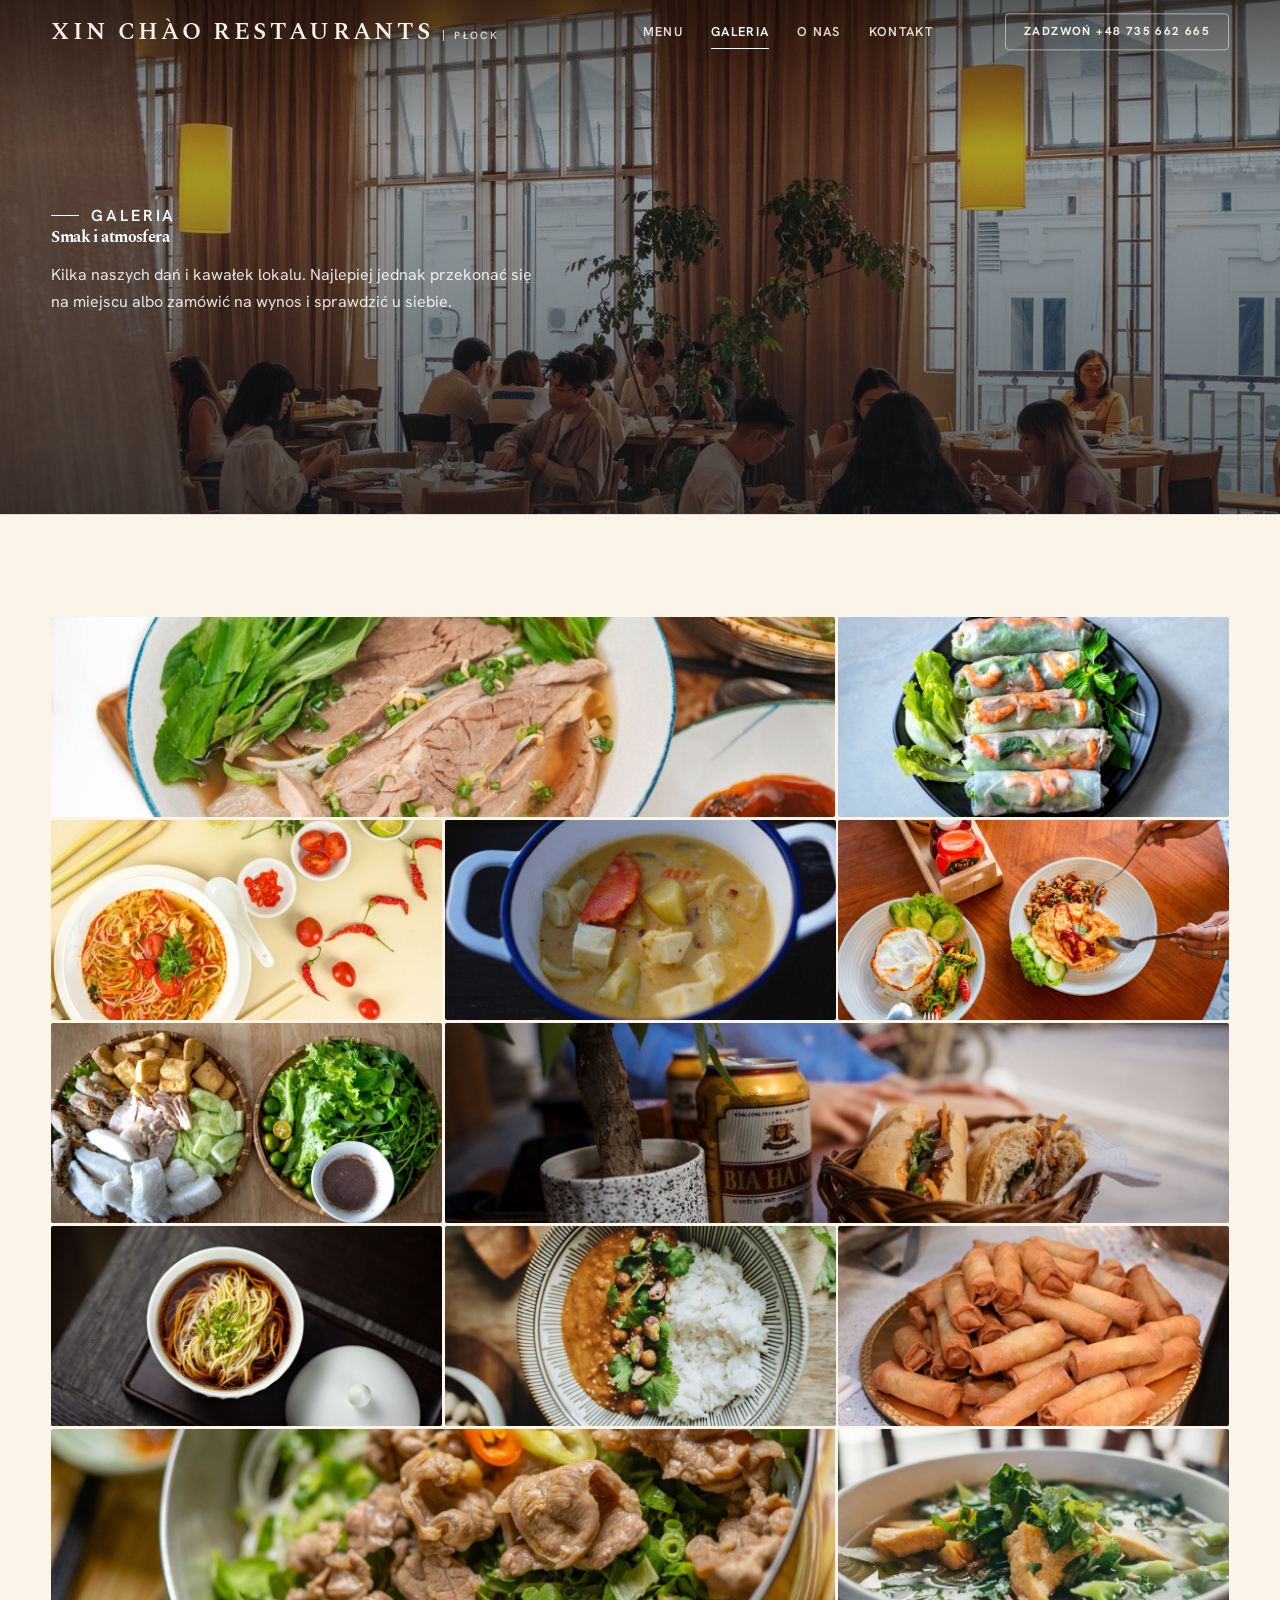
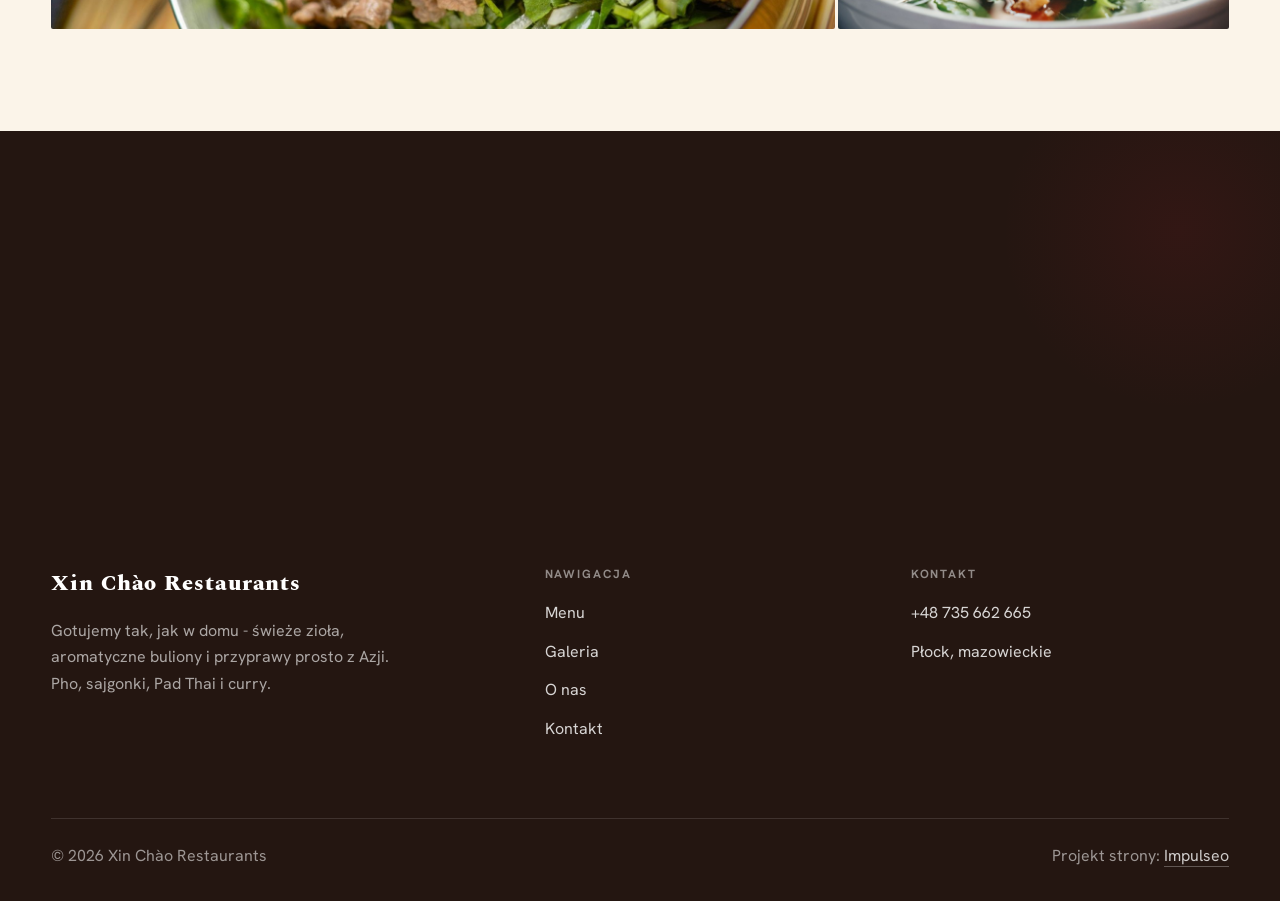
<file: realizacje.html>
<!DOCTYPE html>
<html lang="pl">
<head>
<meta charset="UTF-8">
<meta name="viewport" content="width=device-width, initial-scale=1.0">
<title>Galeria - Xin Chào Restaurants</title>
<meta name="description" content="Galeria Xin Chào Restaurants: Pho - wietnamska zupa, Świeże sajgonki, Pad Thai z woka, Aromatyczne curry, Stół pełen smaków">
<link rel="preconnect" href="https://fonts.googleapis.com">
<link rel="preconnect" href="https://fonts.gstatic.com" crossorigin>
<link href="https://fonts.googleapis.com/css2?family=Spectral:wght@500;600;700&family=Hanken+Grotesk:wght@400;500;600&display=swap" rel="stylesheet">
<link rel="stylesheet" href="assets/styles.css">
</head>
<body>

<header class="nav">
  <div class="wrap nav-inner">
    <a class="brand" href="index.html"><span class="name">Xin Chào Restaurants</span><span class="sub">Płock</span></a>
    <nav class="nav-links">
      <a href="oferta.html">Menu</a>
      <a href="realizacje.html" class="active">Galeria</a>
      <a href="o-nas.html">O nas</a>
      <a href="kontakt.html">Kontakt</a>
      <a href="tel:+48735662665" class="btn btn-accent">Zadzwoń +48 735 662 665</a>
    </nav>
    <button class="nav-toggle" aria-label="Menu"><span></span><span></span><span></span></button>
  </div>
</header>

<section class="pagehead">
  <img src="img/g11.jpg" alt="Xin Chào Restaurants - Smak i atmosfera">
  <div class="wrap">
    <span class="eyebrow">Galeria</span>
    <h1>Smak i atmosfera</h1>
    <p>Kilka naszych dań i kawałek lokalu. Najlepiej jednak przekonać się na miejscu albo zamówić na wynos i sprawdzić u siebie.</p>
  </div>
</section>
<section>
  <div class="wrap">
    <div class="gallery">
      <div class="tile t-two3 reveal"><img src="img/g1.jpg" alt="Pho - wietnamska zupa" loading="lazy"><div class="cap">Pho - wietnamska zupa</div></div>
      <div class="tile t-third reveal"><img src="img/g2.jpg" alt="Świeże sajgonki" loading="lazy"><div class="cap">Świeże sajgonki</div></div>
      <div class="tile t-third reveal"><img src="img/g3.jpg" alt="Pad Thai z woka" loading="lazy"><div class="cap">Pad Thai z woka</div></div>
      <div class="tile t-third reveal"><img src="img/g4.jpg" alt="Aromatyczne curry" loading="lazy"><div class="cap">Aromatyczne curry</div></div>
      <div class="tile t-third reveal"><img src="img/g5.jpg" alt="Stół pełen smaków" loading="lazy"><div class="cap">Stół pełen smaków</div></div>
      <div class="tile t-third reveal"><img src="img/g6.jpg" alt="Bun z grillowanym mięsem" loading="lazy"><div class="cap">Bun z grillowanym mięsem</div></div>
      <div class="tile t-two3 reveal"><img src="img/g7.jpg" alt="Xin Chào Restaurants" loading="lazy"></div>
      <div class="tile t-third reveal"><img src="img/g8.jpg" alt="Xin Chào Restaurants" loading="lazy"></div>
      <div class="tile t-third reveal"><img src="img/g9.jpg" alt="Xin Chào Restaurants" loading="lazy"></div>
      <div class="tile t-third reveal"><img src="img/g10.jpg" alt="Xin Chào Restaurants" loading="lazy"></div>
      <div class="tile t-two3 reveal"><img src="img/g12.jpg" alt="Xin Chào Restaurants" loading="lazy"></div>
      <div class="tile t-third reveal"><img src="img/g13.jpg" alt="Xin Chào Restaurants" loading="lazy"></div>
    </div>
  </div>
</section>
<section class="cta">
  <div class="wrap">
    <div class="reveal">
      <span class="eyebrow">Zapraszamy</span>
      <h2>Najlepiej spróbować samemu.</h2>
      <p>Zajrzyj na miejscu albo zadzwoń i zamów na wynos - ciepłe i prosto z woka.</p>
    </div>
    <div class="cta-actions reveal">
      <a href="kontakt.html" class="btn btn-light">Zadzwoń i zamów <span class="arr">→</span></a>
      <a href="tel:+48735662665" class="btn btn-ghost" style="color:#fff;border-color:rgba(255,255,255,.3)">+48 735 662 665</a>
    </div>
  </div>
</section>

<footer>
  <div class="wrap">
    <div class="foot-grid">
      <div class="foot-brand">
        <div class="name">Xin Chào Restaurants</div>
        <p>Gotujemy tak, jak w domu - świeże zioła, aromatyczne buliony i przyprawy prosto z Azji. Pho, sajgonki, Pad Thai i curry.</p>
      </div>
      <div class="foot-col">
        <h4>Nawigacja</h4>
        <a href="oferta.html">Menu</a>
        <a href="realizacje.html">Galeria</a>
        <a href="o-nas.html">O nas</a>
        <a href="kontakt.html">Kontakt</a>
      </div>
      <div class="foot-col">
        <h4>Kontakt</h4>
        <a href="tel:+48735662665">+48 735 662 665</a>
        <p>Płock, mazowieckie</p>
      </div>
    </div>
    <div class="foot-bot">
      <span>© 2026 Xin Chào Restaurants</span>
      <span>Projekt strony: <a class="foot-credit" href="https://impulseo.pl" target="_blank" rel="noopener">Impulseo</a></span>
    </div>
  </div>
</footer>
<div class="sticky-reserve"><a class="sr-book" href="kontakt.html">Zadzwoń i zamów</a><a class="sr-call" href="tel:+48735662665" aria-label="Zadzwoń"><svg class="ico-tel" width="16" height="16" viewBox="0 0 24 24" fill="none" aria-hidden="true"><path d="M6.6 10.8a15.5 15.5 0 0 0 6.6 6.6l2.2-2.2a1 1 0 0 1 1-.24 11.4 11.4 0 0 0 3.6.58 1 1 0 0 1 1 1V20a1 1 0 0 1-1 1A17 17 0 0 1 3 4a1 1 0 0 1 1-1h3.5a1 1 0 0 1 1 1c0 1.25.2 2.46.58 3.6a1 1 0 0 1-.25 1l-2.23 2.2Z" fill="currentColor"/></svg></a></div>

<script src="assets/main.js"></script>
</body>
</html>
</file>
<file: assets/styles.css>
/* ============================================================
   STOLBASZ — premium, architektoniczny B2B fit-out
   Jasna paleta, zero brązu. System wg premium-web-craft.
   Projekt strony: Impulseo (impulseo.pl)
   ============================================================ */

:root{
  /* PALETA — jasna, architektoniczna, chłodna */
  --paper:#FBF4E9;          /* główne tło */
  --paper-2:#F2E4CE;        /* sekcje alternatywne (chłodny jasny szary) */
  --paper-3:#F2E4CE;        /* delikatne wypełnienia */
  --ink:#241611;            /* tekst główny — chłodny grafit */
  --ink-soft:#43291F;       /* nagłówki drugorzędne */
  --muted:#8A7A68;          /* tekst poboczny */
  --line:rgba(36,22,17,.12);/* hairline */
  --accent:#B01E2E;         /* stonowany petrol-slate — jedyny akcent */
  --accent-d:#8A121F;
  --accent-soft:rgba(176,30,46,.10);
  --dark:#241611;           /* sekcje ciemne (stopka/CTA) */

  /* ODSTĘPY — skala 4/8 */
  --space-1:4px; --space-2:8px; --space-3:12px; --space-4:16px; --space-5:24px;
  --space-6:32px; --space-7:48px; --space-8:64px; --space-9:96px; --space-10:128px;

  /* TYPOGRAFIA — fluid clamp() */
  --text-sm:clamp(.82rem,.8rem+.1vw,.9rem);
  --text-base:clamp(1rem,.97rem+.15vw,1.1rem);
  --text-lg:clamp(1.12rem,1.05rem+.3vw,1.3rem);
  --text-h3:clamp(1.2rem,1.1rem+.5vw,1.5rem);
  --text-h2:clamp(1.9rem,1.5rem+1.9vw,2.8rem);
  --text-h1:clamp(2.6rem,1.9rem+3.6vw,4.6rem);

  /* PROMIENIE — architektoniczne, raczej ostre */
  --r-sm:3px; --r-md:6px; --r-lg:10px;

  /* RUCH */
  --ease:cubic-bezier(.25,.46,.45,.94); --dur:.24s;

  /* CIENIE — miękkie, warstwowe */
  --sh-sm:0 1px 2px rgba(16,24,32,.04), 0 2px 8px rgba(16,24,32,.05);
  --sh-md:0 2px 6px rgba(16,24,32,.05), 0 12px 28px -8px rgba(16,24,32,.12);
  --sh-lg:0 6px 14px rgba(16,24,32,.07), 0 26px 56px -18px rgba(16,24,32,.22);

  --hairline:1px solid var(--line);

  --font-display:'Spectral',serif;
  --font-body:'Hanken Grotesk',sans-serif;
}

*{box-sizing:border-box;margin:0;padding:0}
html{scroll-behavior:smooth}
body{
  font-family:var(--font-body);
  font-size:var(--text-base);
  line-height:1.65;
  color:var(--ink);
  background:var(--paper);
  -webkit-font-smoothing:antialiased;
  text-rendering:optimizeLegibility;
}
img{max-width:100%;display:block}
a{color:inherit;text-decoration:none}

.wrap{width:min(92%,1180px);margin-inline:auto}
section{padding-block:clamp(52px,6.5vw,96px)}

h1,h2,h3{font-family:var(--font-display);font-weight:700;line-height:1.08;letter-spacing:-.02em;color:var(--ink)}
h1{font-size:var(--text-h1);letter-spacing:-.035em}
h2{font-size:var(--text-h2);letter-spacing:-.025em}
h3{font-size:var(--text-h3)}
p{max-width:65ch}

.eyebrow{
  font-family:var(--font-body);
  font-size:var(--text-sm);
  font-weight:600;
  letter-spacing:.18em;
  text-transform:uppercase;
  color:var(--accent);
  display:inline-flex;align-items:center;gap:var(--space-3);
}
.eyebrow::before{content:"";width:28px;height:1px;background:var(--accent);display:inline-block}

.muted{color:var(--muted)}
.lead{font-size:var(--text-lg);line-height:1.55;color:var(--ink-soft);max-width:50ch}

/* ---------- BUTTONS ---------- */
.btn{
  display:inline-flex;align-items:center;gap:var(--space-2);
  font-weight:600;font-size:var(--text-sm);letter-spacing:.02em;
  padding:var(--space-4) var(--space-6);
  border-radius:var(--r-sm);
  transition:transform var(--dur) var(--ease),box-shadow var(--dur) var(--ease),background var(--dur) var(--ease);
  cursor:pointer;border:1px solid transparent;
}
.btn-accent{background:var(--accent);color:#fff;box-shadow:var(--sh-sm)}
.btn-accent:hover{background:var(--accent-d);transform:translateY(-2px);box-shadow:var(--sh-md)}
.btn-accent:active{transform:translateY(0);box-shadow:var(--sh-sm)}
.btn-ghost{background:transparent;color:var(--ink);border-color:var(--line)}
.btn-ghost:hover{border-color:var(--accent);color:var(--accent);transform:translateY(-2px)}
.btn-light{background:#fff;color:var(--ink);box-shadow:var(--sh-sm)}
.btn-light:hover{transform:translateY(-2px);box-shadow:var(--sh-md)}
.btn .arr{transition:transform var(--dur) var(--ease)}
.btn:hover .arr{transform:translateX(4px)}

/* ---------- NAV ---------- */
.nav{
  position:sticky;top:0;z-index:50;
  background:color-mix(in srgb,var(--paper) 88%,transparent);
  backdrop-filter:saturate(140%) blur(10px);
  border-bottom:var(--hairline);
}
.nav-inner{display:flex;align-items:center;justify-content:space-between;height:72px}
.brand{display:flex;flex-direction:column;line-height:1}
.brand .name{font-family:var(--font-display);font-weight:800;font-size:1.35rem;letter-spacing:.04em}
.brand .sub{font-size:.62rem;letter-spacing:.34em;text-transform:uppercase;color:var(--muted);margin-top:5px}
.nav-links{display:flex;align-items:center;gap:var(--space-6)}
.nav-links a{font-size:var(--text-sm);font-weight:500;color:var(--ink-soft);position:relative;padding-block:4px;transition:color var(--dur) var(--ease)}
.nav-links a::after{content:"";position:absolute;left:0;bottom:0;width:0;height:1.5px;background:var(--accent);transition:width var(--dur) var(--ease)}
.nav-links a:hover,.nav-links a.active{color:var(--ink)}
.nav-links a:hover::after,.nav-links a.active::after{width:100%}
.nav-links .btn{padding:var(--space-2) var(--space-5)}
/* przyciski w nav: właściwy kolor (przebij .nav-links a) + bez podkreślenia */
.nav-links a.btn-accent{color:#fff}
.nav-links a.btn-ghost,.nav-links a.btn-light{color:var(--ink)}
.nav-links a.btn::after{display:none}
.nav-toggle{display:none;background:none;border:none;cursor:pointer;flex-direction:column;gap:5px;padding:8px}
.nav-toggle span{width:24px;height:2px;background:var(--ink);transition:var(--dur)}

/* ---------- HERO (split) ---------- */
.hero{position:relative;overflow:hidden;border-bottom:var(--hairline)}
.hero-grid{display:grid;grid-template-columns:1.05fr .95fr;gap:clamp(24px,4vw,60px);align-items:center;
  padding-block:clamp(36px,4.5vw,64px)}
.hero-copy .eyebrow{margin-bottom:var(--space-5)}
.hero-copy h1{margin-bottom:var(--space-5)}
.hero-copy .lead{margin-bottom:var(--space-7)}
.hero-actions{display:flex;flex-wrap:wrap;gap:var(--space-4)}
.hero-art{position:relative;aspect-ratio:4/3;border-radius:var(--r-lg);overflow:hidden;box-shadow:var(--sh-lg)}
.hero-art img{width:100%;height:100%;object-fit:cover}
.hero-art::after{content:"";position:absolute;inset:0;background:linear-gradient(180deg,transparent 55%,rgba(18,24,28,.28))}
.hero-badge{position:absolute;left:var(--space-5);bottom:var(--space-5);z-index:2;
  background:rgba(252,252,251,.94);backdrop-filter:blur(4px);
  border-radius:var(--r-md);padding:var(--space-4) var(--space-5);box-shadow:var(--sh-md);max-width:78%}
.hero-badge strong{display:block;font-family:var(--font-display);font-size:1rem;letter-spacing:-.01em}
.hero-badge span{font-size:var(--text-sm);color:var(--muted)}

/* ---------- HERO duży / kinowy (strona główna) ---------- */
.hero-cine{position:relative;min-height:clamp(560px,82vh,840px);min-height:clamp(560px,82svh,840px);display:flex;align-items:center;overflow:hidden;border-bottom:var(--hairline)}
.hero-cine>img{position:absolute;inset:0;width:100%;height:100%;object-fit:cover;z-index:0}
.hero-cine::after{content:"";position:absolute;inset:0;z-index:1;
  background:linear-gradient(95deg,rgba(13,18,23,.86) 0%,rgba(13,18,23,.64) 32%,rgba(13,18,23,.24) 62%,rgba(13,18,23,.04) 100%)}
.hero-cine .wrap{position:relative;z-index:2;padding-block:var(--space-8)}
.hero-cine .hero-copy{max-width:660px}
.hero-cine .eyebrow{color:#fff;margin-bottom:var(--space-5)}
.hero-cine .eyebrow::before{background:#fff}
.hero-cine h1{color:#fff;margin-bottom:var(--space-5);font-size:clamp(2.9rem,2rem+4.4vw,5.2rem)}
.hero-cine .lead{color:rgba(255,255,255,.92);max-width:48ch;margin-bottom:var(--space-7)}
.hero-cine .hero-actions{display:flex;flex-wrap:wrap;gap:var(--space-4)}
@media(max-width:680px){
  .hero-cine{min-height:clamp(520px,76vh,640px);min-height:clamp(520px,76svh,640px);align-items:flex-end}
  .hero-cine::after{background:linear-gradient(0deg,rgba(13,18,23,.9) 6%,rgba(13,18,23,.45) 55%,rgba(13,18,23,.25) 100%)}
  .hero-cine .wrap{padding-bottom:var(--space-9)}
}

/* full-bleed hero variant (podstrony) */
.pagehead{position:relative;min-height:46vh;min-height:46svh;display:flex;align-items:flex-end;overflow:hidden;border-bottom:var(--hairline)}
.pagehead img{position:absolute;inset:0;width:100%;height:100%;object-fit:cover}
.pagehead::after{content:"";position:absolute;inset:0;background:linear-gradient(180deg,rgba(18,24,28,.25),rgba(18,24,28,.62))}
.pagehead .wrap{position:relative;z-index:2;padding-block:var(--space-9);color:#fff}
.pagehead h1{color:#fff;max-width:18ch}
.pagehead .eyebrow{color:#fff}
.pagehead .eyebrow::before{background:#fff}
.pagehead p{color:rgba(255,255,255,.86);margin-top:var(--space-4);max-width:54ch}

/* ---------- STRIP (pasek skrótów / liczby) ---------- */
.strip{background:var(--dark);color:#fff}
.strip .wrap{display:grid;grid-template-columns:repeat(4,1fr);gap:var(--space-6);padding-block:var(--space-8)}
.strip .item .k{font-family:var(--font-display);font-size:clamp(1.6rem,1.2rem+1.4vw,2.4rem);font-weight:800;letter-spacing:-.02em;color:#fff}
.strip .item .v{font-size:var(--text-sm);color:rgba(255,255,255,.66);margin-top:var(--space-2);line-height:1.45}
.strip .item{border-left:2px solid var(--accent);padding-left:var(--space-5)}

/* ---------- SECTION HEAD ---------- */
.head{max-width:48rem;margin-bottom:var(--space-8)}
.head.center{margin-inline:auto;text-align:center}
.head .eyebrow{margin-bottom:var(--space-4)}
.head h2{margin-bottom:var(--space-4)}
.head p{color:var(--muted);font-size:var(--text-lg);line-height:1.55}
.head.center p{margin-inline:auto}

/* ---------- INTRO SPLIT ---------- */
.split{display:grid;grid-template-columns:.92fr 1.08fr;gap:clamp(28px,5vw,80px);align-items:center}
.split.rev{grid-template-columns:1.08fr .92fr}
.split.rev .split-art{order:-1}
.split-art{position:relative;aspect-ratio:5/4;border-radius:var(--r-lg);overflow:hidden;box-shadow:var(--sh-lg)}
.split-art img{width:100%;height:100%;object-fit:cover}
.split-copy h2{margin-bottom:var(--space-5)}
.split-copy p+p{margin-top:var(--space-4)}
.split-copy .btn{margin-top:var(--space-6)}

/* ---------- SERVICES (zakres) ---------- */
.svc-grid{display:grid;grid-template-columns:repeat(auto-fit,minmax(280px,1fr));gap:var(--space-5)}
.svc{background:#fff;border:var(--hairline);border-radius:var(--r-md);padding:var(--space-7) var(--space-6);
  transition:transform var(--dur) var(--ease),box-shadow var(--dur) var(--ease),border-color var(--dur) var(--ease);
  position:relative;overflow:hidden}
.svc::before{content:"";position:absolute;left:0;top:0;width:3px;height:0;background:var(--accent);transition:height var(--dur) var(--ease)}
.svc:hover{transform:translateY(-4px);box-shadow:var(--sh-md);border-color:transparent}
.svc:hover::before{height:100%}
.svc .ic{font-family:var(--font-display);font-size:.8rem;font-weight:700;letter-spacing:.12em;color:var(--accent);margin-bottom:var(--space-4)}
.svc h3{margin-bottom:var(--space-3);font-size:1.22rem}
.svc p{color:var(--muted);font-size:var(--text-base);line-height:1.6}

/* big detailed service rows */
.svc-row{display:grid;grid-template-columns:.8fr 1.2fr;gap:clamp(20px,4vw,60px);align-items:center;padding-block:var(--space-8)}
.svc-row+.svc-row{border-top:var(--hairline)}
.svc-row.rev{grid-template-columns:1.2fr .8fr}
.svc-row.rev .svc-row-art{order:-1}
.svc-row-art{aspect-ratio:4/3;border-radius:var(--r-md);overflow:hidden;box-shadow:var(--sh-md)}
.svc-row-art img{width:100%;height:100%;object-fit:cover}
.svc-row h3{font-size:1.5rem;margin-bottom:var(--space-4)}
.svc-row .num{font-family:var(--font-display);font-size:.85rem;font-weight:700;letter-spacing:.14em;color:var(--accent);display:block;margin-bottom:var(--space-3)}
.svc-row ul{list-style:none;margin-top:var(--space-4);display:flex;flex-direction:column;gap:var(--space-2)}
.svc-row li{position:relative;padding-left:var(--space-5);color:var(--muted);font-size:var(--text-base)}
.svc-row li::before{content:"";position:absolute;left:0;top:.62em;width:8px;height:1px;background:var(--accent)}

/* ---------- GALLERY (realizacje) ---------- */
.gallery{display:grid;grid-template-columns:repeat(12,1fr);gap:var(--space-4);grid-auto-rows:200px}
/* GALERIA MASONRY — pionowe zdjęcia (portrety beauty/wellness) bez przycinania: kolumny, height auto */
.gallery-masonry{column-count:3;column-gap:var(--space-4)}
@media(max-width:900px){.gallery-masonry{column-count:2}}
@media(max-width:560px){.gallery-masonry{column-count:1}}
.gallery-masonry .m-tile{break-inside:avoid;margin:0 0 var(--space-4);padding:0;position:relative;overflow:hidden;border-radius:var(--r-md);border:1px solid var(--line)}
.gallery-masonry .m-tile img{width:100%;height:auto;display:block}
.gallery-masonry .m-tile .cap{position:absolute;left:0;right:0;bottom:0;padding:var(--space-4);color:#fff;background:linear-gradient(0deg,rgba(0,0,0,.55),transparent);font-size:var(--text-sm)}
.tile{position:relative;overflow:hidden;border-radius:var(--r-md);box-shadow:var(--sh-sm);
  transition:transform var(--dur) var(--ease),box-shadow var(--dur) var(--ease)}
.tile img{width:100%;height:100%;object-fit:cover;transition:transform .6s var(--ease)}
.tile:hover{box-shadow:var(--sh-md)}
.tile:hover img{transform:scale(1.05)}
.tile .cap{position:absolute;left:0;right:0;bottom:0;padding:var(--space-5) var(--space-4) var(--space-4);
  background:linear-gradient(transparent,rgba(18,24,28,.78));color:#fff;
  font-size:var(--text-sm);font-weight:600;letter-spacing:.01em;
  opacity:0;transform:translateY(8px);transition:var(--dur) var(--ease)}
.tile:hover .cap{opacity:1;transform:translateY(0)}
.tile .cap small{display:block;font-weight:400;opacity:.78;letter-spacing:.04em;text-transform:uppercase;font-size:.66rem;margin-top:3px}
/* bento spans */
.t-wide{grid-column:span 6}
.t-tall{grid-column:span 6;grid-row:span 2}
.t-std{grid-column:span 6}
.t-third{grid-column:span 4}
.t-two3{grid-column:span 8}

/* ---------- TRUST / WIARYGODNOŚĆ ---------- */
.trust{background:var(--paper-2)}
.trust-grid{display:grid;grid-template-columns:repeat(auto-fit,minmax(240px,1fr));gap:var(--space-5);margin-top:var(--space-7)}
.trust-card{background:#fff;border-radius:var(--r-md);padding:var(--space-7) var(--space-6);box-shadow:var(--sh-sm);border-top:3px solid var(--accent)}
.trust-card .big{font-family:var(--font-display);font-size:clamp(1.8rem,1.3rem+1.6vw,2.6rem);font-weight:800;letter-spacing:-.02em;color:var(--ink);line-height:1}
.trust-card h3{font-size:1.12rem;margin:var(--space-3) 0 var(--space-2)}
.trust-card p{color:var(--muted);font-size:var(--text-base);line-height:1.55}

/* ---------- CTA band ---------- */
.cta{background:var(--dark);color:#fff;position:relative;overflow:hidden}
.cta .wrap{display:grid;grid-template-columns:1.4fr .6fr;gap:var(--space-7);align-items:center;position:relative;z-index:2}
.cta h2{color:#fff;max-width:20ch}
.cta p{color:rgba(255,255,255,.74);margin-top:var(--space-4)}
.cta-actions{display:flex;flex-direction:column;gap:var(--space-3);align-items:flex-start}
.cta::before{content:"";position:absolute;right:-80px;top:-80px;width:360px;height:360px;border-radius:50%;
  background:radial-gradient(circle,var(--accent-soft),transparent 70%)}

/* ---------- CONTACT ---------- */
.contact-grid{display:grid;grid-template-columns:.85fr 1.15fr;gap:clamp(28px,4vw,56px);align-items:start}
.info-list{display:flex;flex-direction:column;gap:var(--space-2)}
.info-row{display:flex;gap:var(--space-4);align-items:flex-start;padding-block:var(--space-4);border-bottom:var(--hairline)}
.info-row .ic{flex:none;width:42px;height:42px;display:grid;place-items:center;border-radius:50%;
  background:var(--accent-soft);color:var(--accent);font-size:1.05rem}
.info-row .lbl{font-size:.72rem;letter-spacing:.14em;text-transform:uppercase;color:var(--muted)}
.info-row .val{font-weight:600;font-size:var(--text-base);margin-top:2px}
.info-row a.val:hover{color:var(--accent)}
.map{border:none;border-radius:var(--r-lg);box-shadow:var(--sh-md);width:100%;height:100%;min-height:380px;filter:grayscale(.2) contrast(1.02)}
.form{background:#fff;border:var(--hairline);border-radius:var(--r-lg);padding:clamp(24px,3vw,40px);box-shadow:var(--sh-sm)}
.form .fld{margin-bottom:var(--space-5)}
.form label{display:block;font-size:var(--text-sm);font-weight:600;margin-bottom:var(--space-2)}
.form input,.form textarea{width:100%;font-family:inherit;font-size:var(--text-base);color:var(--ink);
  padding:var(--space-4);border:var(--hairline);border-radius:var(--r-sm);background:var(--paper);transition:border-color var(--dur)}
.form input:focus,.form textarea:focus{outline:none;border-color:var(--accent);background:#fff}
.form textarea{resize:vertical;min-height:120px}
.form .note{font-size:var(--text-sm);color:var(--muted);margin-top:var(--space-3)}

/* ---------- FOOTER ---------- */
footer{background:var(--dark);color:#fff;padding-block:var(--space-9) var(--space-6)}
.foot-grid{display:grid;grid-template-columns:1.4fr 1fr 1fr;gap:var(--space-7);margin-bottom:var(--space-8)}
.foot-brand .name{font-family:var(--font-display);font-weight:800;font-size:1.4rem;letter-spacing:.04em}
.foot-brand p{color:rgba(255,255,255,.62);margin-top:var(--space-4);font-size:var(--text-base);max-width:38ch}
.foot-col h4{font-size:.74rem;letter-spacing:.16em;text-transform:uppercase;color:rgba(255,255,255,.5);margin-bottom:var(--space-4)}
.foot-col a,.foot-col p{display:block;color:rgba(255,255,255,.82);font-size:var(--text-base);margin-bottom:var(--space-3)}
.foot-col a:hover{color:#fff}
.foot-bot{border-top:1px solid rgba(255,255,255,.12);padding-top:var(--space-5);display:flex;justify-content:space-between;flex-wrap:wrap;gap:var(--space-3);
  font-size:var(--text-sm);color:rgba(255,255,255,.55)}
.foot-bot a:hover{color:#fff}

/* ---------- REVEAL ---------- */
.reveal{opacity:0;transform:translateY(22px);transition:opacity .6s var(--ease),transform .6s var(--ease)}
.reveal.in{opacity:1;transform:none}

/* ---------- RESPONSIVE ---------- */
@media(max-width:920px){
  .hero-grid,.split,.split.rev,.svc-row,.svc-row.rev,.cta .wrap,.contact-grid,.foot-grid{grid-template-columns:1fr}
  .split.rev .split-art,.svc-row.rev .svc-row-art{order:0}
  .hero-art{aspect-ratio:16/10;max-height:420px}
  .strip .wrap{grid-template-columns:repeat(2,1fr);gap:var(--space-7)}
  .gallery{grid-auto-rows:180px}
  .t-wide,.t-tall,.t-std,.t-third,.t-two3{grid-column:span 6}
  .t-tall{grid-row:span 1}
  .cta-actions{flex-direction:row;flex-wrap:wrap}
  .foot-grid{gap:var(--space-6)}
}
@media(max-width:680px){
  .nav-links{position:fixed;inset:72px 0 auto 0;background:var(--paper);flex-direction:column;align-items:stretch;
    gap:0;padding:var(--space-4) 6%;border-bottom:var(--hairline);box-shadow:var(--sh-md);
    transform:translateY(-120%);transition:transform var(--dur) var(--ease)}
  .nav-links.open{transform:translateY(0)}
  .nav-links a{padding-block:var(--space-4);border-bottom:var(--hairline)}
  .nav-links .btn{margin-top:var(--space-3);justify-content:center}
  .nav-toggle{display:flex}
  .strip .wrap{grid-template-columns:1fr}
  .gallery{grid-template-columns:repeat(6,1fr)}
  .foot-grid{grid-template-columns:1fr}
}
@media(prefers-reduced-motion:reduce){
  *{animation-duration:.01ms!important;transition:none!important}
  .reveal{opacity:1!important;transform:none!important}
  html{scroll-behavior:auto}
}

/* ============================================================
   PREMIUM LAYER — destylat deep-researchu branż (anty-AI, spokój).
   Zmienne STOLBASZ (--accent/--ink/--paper/--line/--dark). Ruch ledwo
   zauważalny, krzywa cubic-bezier(.16,.84,.44,1); prefers-reduced-motion
   pokryte blanketem wyżej. Karty hairline zamiast cieni = #1 sygnał „nie-AI".
   ============================================================ */

/* więcej oddechu między sekcjami (liderzy: 110-130px) */
section{padding-block:clamp(64px,8vw,128px)}

/* 1) Aksamitny reveal — dłuższa, miękka krzywa zamiast „skoku" */
.reveal{transition:opacity .9s cubic-bezier(.16,.84,.44,1),transform .9s cubic-bezier(.16,.84,.44,1);will-change:opacity,transform}
/* stagger TYLKO w galerii (tam pozycja = porządek dzieci) */
.gallery .reveal:nth-child(2){transition-delay:.07s}
.gallery .reveal:nth-child(3){transition-delay:.14s}
.gallery .reveal:nth-child(4){transition-delay:.21s}
.gallery .reveal:nth-child(5){transition-delay:.28s}
.gallery .reveal:nth-child(6){transition-delay:.35s}

/* 2) Hero STATYCZNY na .hero-cine — Ken Burns CAŁKIEM WYŁĄCZONY 26.06 (3. zgłoszenie Szymona).
   GENEZA: animowanie scale na <img> hero z teksturami (cegły/framugi) re-samplinguje obraz
   klatka po klatce → na części ekranów drobne drganie/shimmer = „heroshot się trzęsie".
   translateY usunięto wcześniej, scale-only + will-change/GPU NIE wystarczyły do GWARANCJI gładkości.
   Krzysztof zażądał pewności („make sure, że błąd się nie pojawi") > efekt. Zero animacji = 0% drgania.
   Delikatny zoom zostaje TYLKO w pełnoekranowych hero gastro/studio (hg-bg/hs-bg — tło, inny
   mechanizm, chwalone, nigdy nie zgłaszane). NIE wracać do KB na .hero-cine bez realnego testu
   na sprzęcie klienta — to ryzyko regresji „trzęsienia”. */
/* BEZPIECZNY "wow" na hero = jednorazowy FADE-IN (opacity), nie zoom.
   opacity nie dotyka bitmapy → gładkie na KAŻDYM zdjęciu/ekranie/GPU, zero ryzyka migotania.
   Geometryczny ruch (scale/translate) na .hero-cine jest ZAKAZANY (bramka pilnuje). */
@keyframes heroFade{from{opacity:0}to{opacity:1}}
.hero-cine>img{transform:none;animation:heroFade 1.1s ease-out both}

/* 3) Akcentowy hairline pod nagłówkiem sekcji, który „rysuje się" przy wejściu */
.head h2{position:relative;padding-bottom:18px}
.head h2::after{content:"";position:absolute;left:0;bottom:0;height:1px;width:0;background:var(--accent);transition:width 1s cubic-bezier(.16,.84,.44,1) .15s}
.head.center h2::after{left:50%;transform:translateX(-50%)}
.head.reveal.in h2::after,.head.center.reveal.in h2::after{width:54px}

/* 4) Karty HAIRLINE zamiast cieni/zaokrągleń (najmocniejszy anty-AI detal) */
.svc{background:transparent;border:1px solid var(--line);border-radius:var(--r-sm);box-shadow:none}
.svc:hover{box-shadow:none;border-color:var(--accent);transform:translateY(-3px)}
.trust-card{background:transparent;box-shadow:none;border:1px solid var(--line);border-top:2px solid var(--accent);border-radius:var(--r-sm)}
.tile{box-shadow:none;border-radius:var(--r-sm)}
.tile:hover{box-shadow:none}

/* 5) Sticky-nav kondensuje się po przewinięciu (sygnał dopracowania) */
.nav{transition:box-shadow .4s ease,background .4s ease}
.nav.is-stuck{box-shadow:0 1px 0 var(--line),0 14px 30px -24px rgba(0,0,0,.45)}
.nav-inner{transition:height .35s var(--ease)}
.nav.is-stuck .nav-inner{height:60px}

/* 6) MANIFESTO — pełnoekranowy cytat-bohater (zastępuje generyczne „Dlaczego my") */
.manifesto{background:var(--paper-2);text-align:center}
.manifesto .wrap{max-width:60rem}
.manifesto p{font-family:var(--font-display);font-style:italic;font-size:clamp(1.6rem,1rem+2.4vw,2.8rem);line-height:1.32;color:var(--ink-soft);margin-inline:auto;max-width:26ch;position:relative;padding-top:var(--space-8)}
.manifesto p::before{content:"";position:absolute;top:0;left:50%;transform:translateX(-50%);width:54px;height:1px;background:var(--accent)}
.manifesto p span{color:var(--accent);font-style:italic}

/* 7) GATEWAYS — 3 duże bramy-zdjęcia (zamiast paska menu usług) */
.gateways{display:grid;grid-template-columns:repeat(3,1fr);gap:var(--space-4)}
.gateway{position:relative;aspect-ratio:3/4;overflow:hidden;border-radius:var(--r-sm);display:block}
.gateway img{width:100%;height:100%;object-fit:cover;transition:transform .8s var(--ease),filter .5s var(--ease)}
.gateway::after{content:"";position:absolute;inset:0;background:linear-gradient(180deg,transparent 38%,rgba(18,24,28,.74))}
.gateway:hover img{transform:scale(1.05);filter:brightness(1.05)}
.gateway .g-ttl{position:absolute;left:0;right:0;bottom:0;z-index:2;padding:var(--space-6) var(--space-5);color:#fff;font-family:var(--font-display);font-size:1.45rem;letter-spacing:-.01em;line-height:1.15}
.gateway .g-ttl small{display:block;font-family:var(--font-body);font-size:var(--text-sm);font-weight:400;opacity:.82;letter-spacing:.03em;margin-top:5px}
@media(max-width:760px){.gateways{grid-template-columns:1fr}.gateway{aspect-ratio:16/10}}

/* 8) LOGO klienta w nagłówku (gdy podane --logo) */
.brand-logo{height:40px;width:auto;max-width:220px;object-fit:contain;display:block}
.nav.is-stuck .brand-logo{height:34px}
@media(max-width:680px){.brand-logo{height:32px}}

/* === rodzina: gastro === */
/* ============================================================
   RODZINA: GASTRO (restauracja / kawiarnia / bar / pizzeria)
   Doklejane NA WIERZCH base.css. Dziedziczy paletę/fonty skórki gastro (Bodoni Moda + terakota).
   Filozofia: APETYT + REZERWACJA STOLIKA (nie zaufanie/wycena jak u fachowca).
   Menu = kategorie BEZ zmyślonych dań/cen (uczciwość); godziny tylko z reconu.
   ============================================================ */

/* --- Galeria atmosfery: gutterless, ostre rogi (food/wnętrze, nie "dokumentacja") --- */
.gallery{gap:3px}
.tile{border-radius:2px;box-shadow:none}
.tile:hover{box-shadow:none}

/* --- MENU: kategorie (nazwa serif + opis, hairline) - BEZ wymyslonych dań i cen --- */
.menu-sec{background:var(--paper-2)}
.menu-cats{display:grid;grid-template-columns:repeat(2,1fr);gap:var(--space-7) var(--space-8);max-width:62rem;margin:0 auto}
.menu-cat{border-top:1px solid var(--accent);padding-top:var(--space-4)}
.menu-cat h3{font-family:var(--font-display);font-size:1.35rem;letter-spacing:.02em;margin-bottom:var(--space-3)}
.menu-cat p{color:var(--muted);font-size:var(--text-base);line-height:1.6}
.menu-note{text-align:center;color:var(--muted);font-size:var(--text-sm);margin-top:var(--space-8);max-width:50ch;margin-inline:auto}
@media(max-width:760px){.menu-cats{grid-template-columns:1fr;gap:var(--space-6)}}

/* --- KARTA GODZIN (renderowana tylko z realnych danych) --- */
.godz{max-width:30rem}
.godz-row{display:flex;justify-content:space-between;gap:var(--space-5);border-bottom:1px solid var(--line);padding-block:var(--space-3)}
.godz-row b{font-weight:600;color:var(--ink)}
.godz-row span{color:var(--muted)}

/* --- STICKY-RESERVE: dolny pasek mobile (gastro-odpowiednik sticky-call) --- */
.sticky-reserve{display:none}
@media(max-width:820px){
  .sticky-reserve{display:grid;grid-template-columns:1fr auto;gap:1px;position:fixed;left:0;right:0;bottom:0;z-index:90;
    background:var(--line);box-shadow:0 -6px 20px -10px rgba(0,0,0,.4)}
  .sticky-reserve a{padding:15px 8px;text-align:center;font-weight:700;font-size:.95rem;letter-spacing:.01em}
  .sr-book{background:var(--accent);color:#fff}
  .sr-call{background:var(--paper);color:var(--ink);padding-inline:22px}
  body{padding-bottom:56px}
}

/* ============================================================
   FAZA 3 - OSOBNY UKŁAD GASTRO (wzór: topowe restauracje - Noma/Disfrutar/Septime/Alchemist; research wf_c20bffea).
   Hero MINIMALNY: samo pełnoekranowe zdjęcie + 1 krótka linijka w DOLNYM-LEWYM rogu. Reszta = oddech.
   Nazwa pada RAZ - jako logo w navie, NIGDY dublowana wielkim tytułem (to #1 tell taniej strony).
   Nav: logo z LEWEJ (split), przezroczysty nad zdjęciem, lity po scrollu. CTA "Rezerwacja" = obrys w navie, nie guzik na środku.
   ============================================================ */
.hero-gastro{position:relative;height:100vh;height:100svh;min-height:560px;display:flex;align-items:flex-end;overflow:hidden;isolation:isolate}
.hero-gastro .hg-bg{position:absolute;inset:0;width:100%;height:100%;object-fit:cover;z-index:-2;animation:hgKen 28s ease-out infinite alternate}
@keyframes hgKen{from{transform:scale(1.05)}to{transform:scale(1.13)}}
/* overlay: ciemny TYLKO u dołu (pod linijkę), góra/środek zdjęcia oddychają */
.hero-gastro .hg-veil{position:absolute;inset:0;z-index:-1;
  background:linear-gradient(180deg,rgba(8,6,4,0) 0%,rgba(8,6,4,0) 52%,rgba(8,6,4,.68) 100%)}
.hg-tagline{position:relative;z-index:2;margin:0 0 clamp(2.6rem,7vh,5rem) clamp(1.4rem,5vw,4rem);
  font-family:var(--font-display);font-style:normal;font-weight:600;
  font-size:clamp(2.1rem,5.2vw,4rem);line-height:1.08;letter-spacing:.005em;
  color:#f5f1ea;max-width:24ch;text-shadow:0 2px 18px rgba(0,0,0,.5)}
.hg-since{font-family:var(--font-display);font-weight:500;font-size:.62em;letter-spacing:.01em;
  color:rgba(245,241,234,.86);white-space:nowrap}
@media(max-width:640px){.hg-tagline{font-size:clamp(2rem,8vw,2.6rem);margin-bottom:clamp(2rem,9vh,3.4rem)}}

/* ============================================================
   NAWIGACJA GASTRO - styl NOBU (research wf_d6d990de + wf_a8c0864c, żywy kod noburestaurants.com).
   3 strefy, STAŁA wysokość 64px (jak Nobu). JEDEN kontroler gastro.js steruje stanami kierunkowo:
   .nav-hidden (chowanie w dół) + .nav-solid (lity krem przy scrollu w górę). Histereza = brak migania.
   is-stuck (base.js, twardy próg 24px) NEUTRALIZOWANE wizualnie - inaczej base walczyło z gastro i krem migał przy górze.
   ============================================================ */
.nav{position:fixed;left:0;right:0;background:transparent;backdrop-filter:none;border-bottom:1px solid transparent;z-index:100;
  transition:transform .35s var(--ease),background .35s ease,box-shadow .35s ease}
.nav.nav-hidden{transform:translateY(-100%)}
/* NEUTRALIZACJA base is-stuck dla gastro (gastro.js używa nav-solid; base.js dalej rusza is-stuck, ale bez efektu wizualnego) */
.nav.is-stuck{background:transparent;box-shadow:none;border-bottom-color:transparent}
.nav.is-stuck .nav-inner{height:64px}
/* SCRIM: ciemny gradient pod navem -> biały tekst czytelny nad zdjęciem; znika gdy nav lity */
.nav::after{content:"";position:absolute;left:0;right:0;top:0;height:150px;z-index:-1;pointer-events:none;
  transition:opacity .35s ease;background:linear-gradient(180deg,rgba(8,6,4,.55) 0%,rgba(8,6,4,0) 100%)}
.nav.nav-solid::after{opacity:0}
/* WORDMARK: nazwa Bodoni wersaliki + miasto obok (kreska akcentu) */
.nav .brand{flex-direction:row;align-items:baseline;gap:.6rem;line-height:1}
.nav .brand .name{color:#f5f1ea;font-family:var(--font-display);font-weight:600;font-size:1.5rem;text-transform:uppercase;letter-spacing:.14em}
.nav .brand .sub{margin-top:0;padding-left:.65rem;border-left:1px solid currentColor;
  font-size:.66rem;font-weight:600;letter-spacing:.22em;text-transform:uppercase;color:rgba(245,241,234,.82)}
/* LINKI: sans wersaliki, cienki animowany underline */
.nav .nav-links a{color:rgba(245,241,234,.9);font-size:.8rem;font-weight:600;text-transform:uppercase;letter-spacing:.1em;padding-block:6px}
.nav .nav-links a:hover,.nav .nav-links a.active{color:#fff}
.nav .nav-links a::after{background:#fff;height:1px}
.nav .nav-toggle span{background:#f5f1ea}
/* CTA "Rezerwacja": bazowo pełna terakota (czytelna na kremowym menu mobilnym) */
.nav .nav-links a.btn-accent{font-size:.73rem;font-weight:700;text-transform:uppercase;letter-spacing:.12em;
  padding:.5rem 1.1rem;border-radius:4px;border:1px solid var(--accent);background:var(--accent);color:#fff;box-shadow:none}
.nav .nav-links a.btn-accent:hover{transform:none;box-shadow:none}
/* STAN LITY (nav-solid - gastro.js dodaje przy scrollu w GÓRĘ): krem + ciemny tekst + terakota */
.nav.nav-solid{background:color-mix(in srgb,var(--paper) 94%,transparent);backdrop-filter:saturate(140%) blur(10px);border-bottom:var(--hairline)}
.nav.nav-solid .brand .name{color:var(--ink)}
.nav.nav-solid .brand .sub{color:var(--accent)}
.nav.nav-solid .nav-links a{color:var(--ink-soft)}
.nav.nav-solid .nav-links a:hover,.nav.nav-solid .nav-links a.active{color:var(--ink)}
.nav.nav-solid .nav-links a::after{background:var(--accent)}
.nav.nav-solid .nav-toggle span{background:var(--ink)}
/* chowany nav ZAWSZE przezroczysty (nie mignie kremem zjeżdżając w górę) */
.nav.nav-solid.nav-hidden{background:transparent;box-shadow:none;border-bottom-color:transparent}
/* ===== DESKTOP (>=681px): 3 strefy, STAŁA wysokość 64px ===== */
@media(min-width:681px){
  .nav .nav-inner{position:relative;height:64px}
  .nav .nav-links{flex:1;justify-content:center;gap:clamp(1rem,2.2vw,1.9rem);padding-right:9.5rem}
  .nav .nav-links a.btn-accent{position:absolute;right:0;top:50%;transform:translateY(-50%);margin:0}
  .nav:not(.nav-solid) .nav-links a.btn-accent{background:transparent;border-color:rgba(245,241,234,.55);color:#f5f1ea}
  .nav:not(.nav-solid) .nav-links a.btn-accent:hover{background:var(--accent);border-color:var(--accent);color:#fff;transform:translateY(-50%)}
}
/* ===== MOBILE (<=680px): dropdown na kremie - ciemny tekst, pełne CTA (fix kontrastu) ===== */
@media(max-width:680px){
  .nav .nav-links{background:var(--paper)}
  .nav .nav-links a{color:var(--ink-soft)}
  .nav .nav-links a:hover,.nav .nav-links a.active{color:var(--ink)}
  .nav .nav-links a.btn-accent{background:var(--accent);border-color:var(--accent);color:#fff}
  /* zamknięty dropdown w pełni schowany (base -120% przy krótkim menu zostawiał terakotowe CTA wystające górą) */
  .nav .nav-links:not(.open){transform:translateY(-160%);visibility:hidden}
  .nav .nav-links.open{visibility:visible}
  /* brand mniejszy + bez miasta (jak Nobu na telefonie = sama nazwa) - żeby nie wypychał hamburgera */
  .nav .brand .name{font-size:1.12rem;letter-spacing:.1em}
  .nav .brand .sub{display:none}
  .nav .nav-toggle{flex:0 0 auto}
  .nav .brand{min-width:0;overflow:hidden}
}

/* === PAKIET ZAUFANIA (audyt 02.07): dyskretna plakietka oceny w rogu hero + karty realnych opinii === */
.hg-rate{position:absolute;right:clamp(1.4rem,5vw,4rem);bottom:clamp(2.6rem,7vh,5rem);z-index:2;margin:0;
  font-size:.92rem;font-weight:600;letter-spacing:.02em;color:#f5f1ea;white-space:nowrap;
  background:rgba(8,6,4,.5);border:1px solid rgba(245,241,234,.28);border-radius:999px;padding:.5rem 1.05rem}
@media(max-width:640px){.hg-rate{right:1rem;bottom:.9rem;font-size:.8rem;padding:.4rem .8rem}}
.opinie{background:var(--cream-2,var(--paper))}
.opinie-grid{display:grid;grid-template-columns:repeat(auto-fit,minmax(16rem,1fr));gap:var(--space-6);margin-top:var(--space-8)}
.op-card{margin:0;background:var(--paper);border:1px solid var(--line);border-radius:var(--r-md);padding:var(--space-6);display:flex;flex-direction:column;gap:var(--space-3)}
.op-star{color:var(--accent-d,var(--accent));letter-spacing:.1em;font-size:.95rem}
.op-card blockquote{margin:0;color:var(--ink-soft);font-size:var(--text-base);line-height:1.6}
.op-autor{font-family:var(--font-display);font-weight:700;color:var(--ink);font-size:.95rem}

/* === focal-point zdjęć (smartcrop) — cover nie utnie twarzy/obiektu === */
img[src$="/g1.jpg"]{object-position:38% 50%}
[style*="g1.jpg"]{background-position:38% 50%}
img[src$="/g3.jpg"]{object-position:38% 50%}
[style*="g3.jpg"]{background-position:38% 50%}
img[src$="/g5.jpg"]{object-position:38% 50%}
[style*="g5.jpg"]{background-position:38% 50%}
img[src$="/g6.jpg"]{object-position:67% 50%}
[style*="g6.jpg"]{background-position:67% 50%}
img[src$="/g8.jpg"]{object-position:41% 45%}
[style*="g8.jpg"]{background-position:41% 45%}
img[src$="/g9.jpg"]{object-position:38% 50%}
[style*="g9.jpg"]{background-position:38% 50%}
img[src$="/g11.jpg"]{object-position:38% 50%}
[style*="g11.jpg"]{background-position:38% 50%}
img[src$="/g13.jpg"]{object-position:35% 52%}
[style*="g13.jpg"]{background-position:35% 52%}
img[src$="/g14.jpg"]{object-position:38% 50%}
[style*="g14.jpg"]{background-position:38% 50%}


/* ====== IMPULSEO-FIX-20260731 ======================================================
   1) PODPIS w stopce jest teraz linkiem do impulseo.pl - ma być widocznie klikalny.
   2) ŻYWY NAGŁÓWEK: warstwa przenikających kadrów (.mt-hero-layer) miała z-index:1, więc
      lądowała NAD przyciemnieniem hero, a w rodzinie „fachowcy" nawet nad panelem z tekstem
      (.hf-panel nie miał własnego z-index). Efekt: przy zmianie zdjęcia napis znikał i wracał.
      Teraz warstwa idzie tam, gdzie zdjęcie tła (z-index:-2), a treść nagłówka dostaje twardy
      z-index:3. Zmieniają się WYŁĄCZNIE zdjęcia w tle - napis stoi nieruchomo.
      (hero-cine celowo pominięte: tam img ma z-index:0 i układ był poprawny.) */
.foot-bot a.foot-credit{color:rgba(255,255,255,.78);text-decoration:none;border-bottom:1px solid rgba(255,255,255,.28)}
.foot-bot a.foot-credit:hover{color:#fff;border-bottom-color:#fff}
.hero-fach > img.mt-hero-layer,.hero-gastro > img.mt-hero-layer,.hero-auto > img.mt-hero-layer,
.hero-dom > img.mt-hero-layer,.hero-studio > img.mt-hero-layer{z-index:-2}
.hf-panel,.hf-inner,.hd-panel,.hk-panel,.ha-inner,.hs-inner,.hg-inner{position:relative;z-index:3}
/* ====== koniec IMPULSEO-FIX-20260731 ====== */
</file>
